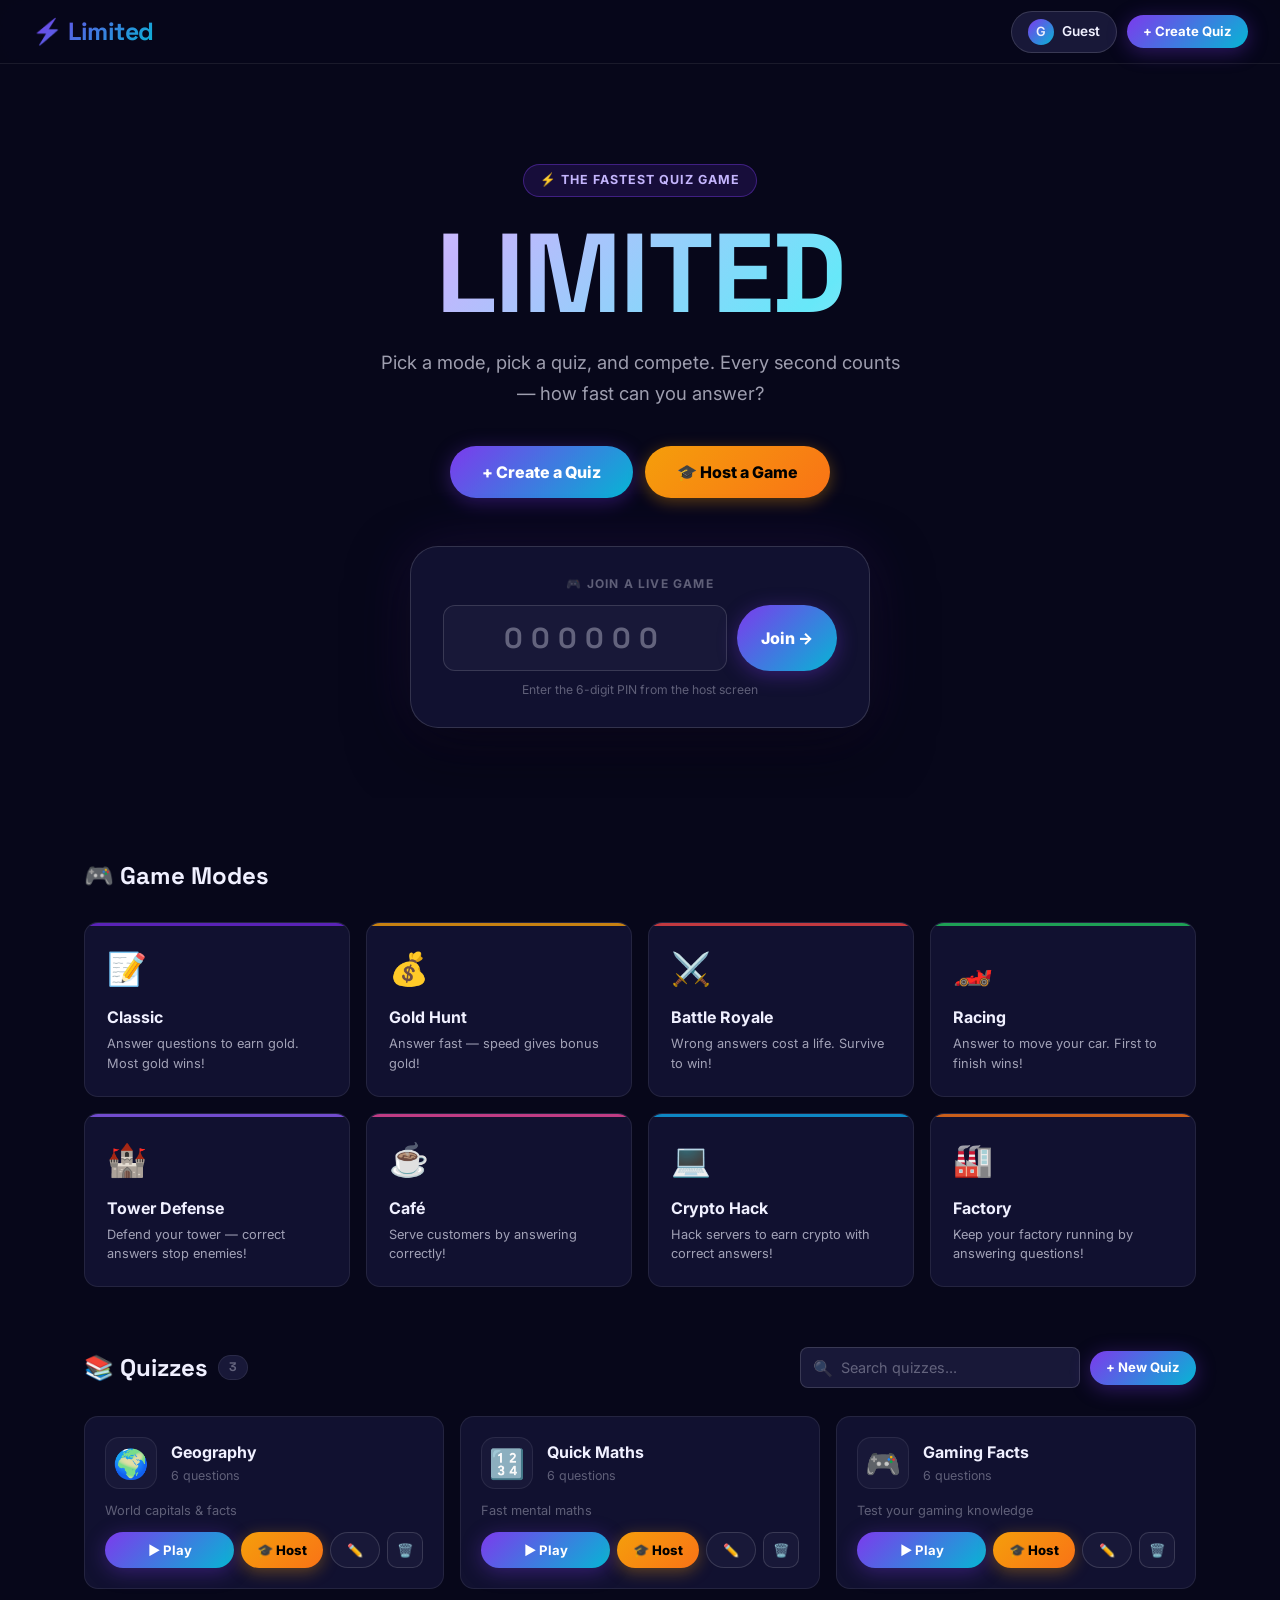
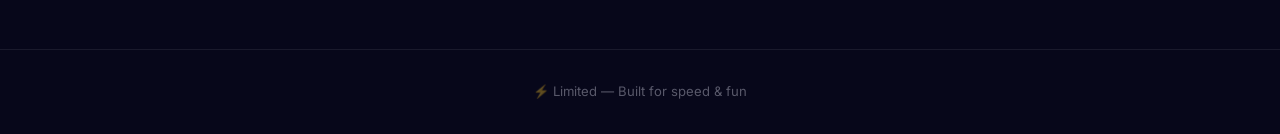
<file: index.html>
<!DOCTYPE html>
<html lang="en">
<head>
  <meta charset="UTF-8"/>
  <meta name="viewport" content="width=device-width,initial-scale=1.0"/>
  <title>Limited – Quiz Game</title>
  <link rel="stylesheet" href="style.css"/>
  <style>
    /* ── HERO ── */
    .hero {
      position:relative;
      text-align:center;
      padding: 100px 24px 70px;
      overflow:hidden;
    }
    .hero-bg {
      position:absolute; inset:0; z-index:0; pointer-events:none;
      background:
        radial-gradient(ellipse at 20% 50%, rgba(124,58,237,.28) 0%, transparent 55%),
        radial-gradient(ellipse at 80% 30%, rgba(6,182,212,.2) 0%, transparent 55%),
        radial-gradient(ellipse at 50% 100%, rgba(236,72,153,.12) 0%, transparent 50%);
    }
    .hero-grid {
      position:absolute; inset:0; z-index:0; pointer-events:none;
      background-image: linear-gradient(rgba(255,255,255,.03) 1px, transparent 1px),
                        linear-gradient(90deg, rgba(255,255,255,.03) 1px, transparent 1px);
      background-size: 50px 50px;
      mask-image: radial-gradient(ellipse at 50% 50%, black 30%, transparent 75%);
    }
    .hero > * { position:relative; z-index:1; }

    .hero-eyebrow {
      display:inline-flex; align-items:center; gap:8px;
      background:rgba(124,58,237,.15);
      border:1px solid rgba(124,58,237,.4);
      border-radius:50px;
      padding:6px 16px;
      font-size:.78rem;
      font-weight:700;
      color:#c4b5fd;
      letter-spacing:1px;
      text-transform:uppercase;
      margin-bottom:24px;
      animation: fadeInUp .6s ease;
    }

    .hero h1 {
      font-family:'Space Grotesk',sans-serif;
      font-size: clamp(3.5rem,10vw,7rem);
      font-weight:800;
      letter-spacing:-2px;
      line-height:.95;
      background:linear-gradient(135deg,#fff 0%,#c4b5fd 35%,#67e8f9 65%,#fbcfe8 100%);
      -webkit-background-clip:text;
      -webkit-text-fill-color:transparent;
      margin-bottom:20px;
      animation: fadeInUp .6s .1s ease both;
    }
    .hero-sub {
      color:var(--text2);
      font-size:clamp(.95rem,2.5vw,1.15rem);
      max-width:520px;
      margin:0 auto 36px;
      line-height:1.7;
      animation: fadeInUp .6s .2s ease both;
    }
    .hero-actions {
      display:flex; gap:12px; justify-content:center; flex-wrap:wrap;
      margin-bottom:48px;
      animation: fadeInUp .6s .3s ease both;
    }

    /* JOIN BOX */
    .join-box {
      background:var(--surface);
      border:1px solid var(--border2);
      border-radius:var(--radius-xl);
      padding:28px 32px;
      max-width:460px;
      margin:0 auto;
      box-shadow:var(--shadow-lg), 0 0 60px rgba(124,58,237,.15);
      animation: fadeInUp .6s .4s ease both;
    }
    .join-box-label {
      font-size:.75rem; font-weight:700; color:var(--text3);
      text-transform:uppercase; letter-spacing:1.2px; margin-bottom:12px;
    }
    .join-input-row { display:flex; gap:10px; }
    .join-pin-input {
      font-size:1.8rem !important;
      font-weight:800 !important;
      text-align:center !important;
      letter-spacing:8px;
      padding:14px !important;
      border-radius:12px !important;
      flex:1;
      font-family:'Space Grotesk',sans-serif !important;
    }
    .join-pin-input:focus { border-color:var(--purple2); }

    /* SECTION */
    .section {
      max-width:1160px;
      margin:0 auto;
      padding:60px 24px;
    }
    .section-header {
      display:flex; align-items:center; justify-content:space-between;
      margin-bottom:28px; flex-wrap:wrap; gap:12px;
    }
    .section-title {
      font-family:'Space Grotesk',sans-serif;
      font-size:1.5rem;
      font-weight:700;
      display:flex; align-items:center; gap:10px;
    }
    .section-title .count {
      background:var(--surface2);
      border:1px solid var(--border);
      border-radius:50px;
      padding:2px 10px;
      font-size:.78rem;
      font-weight:700;
      color:var(--text3);
    }

    /* MODE CARDS */
    .mode-card {
      background:var(--surface);
      border:1px solid var(--border);
      border-radius:var(--radius);
      padding:22px;
      cursor:pointer;
      transition:transform .2s, border-color .2s, box-shadow .2s;
      position:relative;
      overflow:hidden;
    }
    .mode-card::before {
      content:'';
      position:absolute; top:0; left:0; right:0; height:3px;
      background:var(--c, var(--grad-primary));
      opacity:.8;
    }
    .mode-card::after {
      content:'';
      position:absolute; inset:0;
      background:radial-gradient(ellipse at 50% 0%, var(--c, #7c3aed) 0%, transparent 70%);
      opacity:0;
      transition:opacity .25s;
    }
    .mode-card:hover { transform:translateY(-5px); border-color:rgba(255,255,255,.15); box-shadow:0 14px 40px rgba(0,0,0,.4); }
    .mode-card:hover::after { opacity:.07; }
    .mode-card > * { position:relative; z-index:1; }
    .mode-emoji { font-size:2rem; margin-bottom:12px; }
    .mode-card h3 { font-size:1rem; font-weight:700; margin-bottom:5px; }
    .mode-card p  { color:var(--text2); font-size:.8rem; line-height:1.55; }

    /* QUIZ CARDS */
    .quiz-grid { display:grid; grid-template-columns:repeat(auto-fill,minmax(270px,1fr)); gap:16px; }
    .quiz-card {
      background:var(--surface);
      border:1px solid var(--border);
      border-radius:var(--radius);
      padding:20px;
      display:flex; flex-direction:column; gap:12px;
      transition:transform .2s, border-color .2s, box-shadow .2s;
      animation: fadeInUp .4s ease both;
    }
    .quiz-card:hover { transform:translateY(-4px); border-color:rgba(124,58,237,.4); box-shadow:0 12px 40px rgba(124,58,237,.15); }

    .quiz-card-top { display:flex; align-items:center; gap:14px; }
    .quiz-emoji-box {
      width:52px; height:52px; border-radius:14px;
      background:var(--surface2); border:1px solid var(--border);
      display:flex; align-items:center; justify-content:center;
      font-size:1.8rem; flex-shrink:0;
    }
    .quiz-info h3 { font-size:1rem; font-weight:700; margin-bottom:3px; white-space:nowrap; overflow:hidden; text-overflow:ellipsis; max-width:160px; }
    .quiz-info p  { color:var(--text3); font-size:.78rem; }
    .quiz-actions { display:flex; gap:7px; }

    /* SEARCH */
    .search-wrap { position:relative; max-width:380px; }
    .search-wrap input { padding-left:40px; }
    .search-icon { position:absolute; left:13px; top:50%; transform:translateY(-50%); color:var(--text3); font-size:1rem; pointer-events:none; }

    /* USERNAME PILL */
    .username-pill {
      background:var(--surface2);
      border:1px solid var(--border2);
      border-radius:50px;
      padding:7px 16px;
      font-size:.85rem;
      font-weight:600;
      cursor:pointer;
      display:flex; align-items:center; gap:8px;
      transition:border-color .2s, background .2s;
    }
    .username-pill:hover { border-color:var(--purple2); background:rgba(124,58,237,.1); }
    .username-av { width:26px; height:26px; border-radius:50%; background:var(--grad-primary); display:flex; align-items:center; justify-content:center; font-size:.8rem; }

    /* EMPTY */
    .empty { text-align:center; padding:70px 20px; color:var(--text3); grid-column:1/-1; }
    .empty-icon { font-size:3rem; margin-bottom:14px; opacity:.5; }
    .empty p    { font-size:.95rem; }

    /* FOOTER */
    .footer {
      border-top:1px solid var(--border);
      padding:32px 24px;
      text-align:center;
      color:var(--text3);
      font-size:.82rem;
    }
  </style>
</head>
<body>

<!-- TOPBAR -->
<div class="topbar">
  <div class="logo">⚡ Limited</div>
  <div class="topbar-right">
    <div class="username-pill" onclick="showUsernameModal()">
      <div class="username-av" id="usernameAv">👤</div>
      <span id="usernameDisplay">Guest</span>
    </div>
    <a href="editor.html" class="btn btn-primary btn-sm">+ Create Quiz</a>
  </div>
</div>

<!-- HERO -->
<div class="hero">
  <div class="hero-bg"></div>
  <div class="hero-grid"></div>

  <div class="hero-eyebrow">⚡ The fastest quiz game</div>
  <h1>LIMITED</h1>
  <p class="hero-sub">Pick a mode, pick a quiz, and compete. Every second counts — how fast can you answer?</p>

  <div class="hero-actions">
    <a href="editor.html" class="btn btn-primary btn-lg">+ Create a Quiz</a>
    <a href="host.html"   class="btn btn-yellow btn-lg">🎓 Host a Game</a>
  </div>

  <div class="join-box">
    <div class="join-box-label">🎮 Join a live game</div>
    <div class="join-input-row">
      <input class="join-pin-input" type="text" id="heroPin" inputmode="numeric"
             maxlength="6" placeholder="000000"
             oninput="this.value=this.value.replace(/[^0-9]/g,'')"/>
      <button class="btn btn-primary btn-lg" onclick="joinWithPin()" style="padding:14px 24px">Join →</button>
    </div>
    <p style="color:var(--text3);font-size:.76rem;margin-top:10px;text-align:center">Enter the 6-digit PIN from the host screen</p>
  </div>
</div>

<!-- GAME MODES -->
<div class="section">
  <div class="section-header">
    <div class="section-title">🎮 Game Modes</div>
  </div>
  <div class="grid-auto" id="modeGrid"></div>
</div>

<!-- QUIZZES -->
<div class="section" id="quizzes" style="padding-top:0">
  <div class="section-header">
    <div class="section-title">
      📚 Quizzes
      <span class="count" id="quizCount">0</span>
    </div>
    <div style="display:flex;gap:10px;flex-wrap:wrap;align-items:center">
      <div class="search-wrap">
        <span class="search-icon">🔍</span>
        <input type="text" id="quizSearch" placeholder="Search quizzes..." oninput="renderQuizzes()"/>
      </div>
      <a href="editor.html" class="btn btn-primary btn-sm">+ New Quiz</a>
    </div>
  </div>
  <div class="quiz-grid" id="quizGrid"></div>
</div>

<div class="footer">
  ⚡ Limited — Built for speed &amp; fun
</div>

<!-- MODE MODAL -->
<div class="modal-bg hidden" id="modeModal">
  <div class="modal">
    <h2>🎮 Choose Mode</h2>
    <p class="modal-desc">Playing: <strong id="modalQuizName"></strong></p>
    <div style="display:grid;grid-template-columns:1fr 1fr;gap:10px;margin-bottom:20px" id="modalModeGrid"></div>
    <button class="btn btn-secondary w-full" onclick="$('modeModal').classList.add('hidden')">Cancel</button>
  </div>
</div>

<!-- USERNAME MODAL -->
<div class="modal-bg hidden" id="usernameModal">
  <div class="modal">
    <h2>👤 Your Profile</h2>
    <p class="modal-desc">Set your display name for leaderboards.</p>
    <label>Username</label>
    <input type="text" id="usernameInput" placeholder="Enter your name..." maxlength="20"/>
    <div style="display:flex;gap:10px;margin-top:14px">
      <button class="btn btn-primary" style="flex:1" onclick="saveUsername()">Save</button>
      <button class="btn btn-secondary" onclick="$('usernameModal').classList.add('hidden')">Cancel</button>
    </div>
  </div>
</div>

<!-- DELETE MODAL -->
<div class="modal-bg hidden" id="deleteModal">
  <div class="modal">
    <h2>🗑️ Delete Quiz?</h2>
    <p class="modal-desc">This action cannot be undone.</p>
    <div style="display:flex;gap:10px;margin-top:14px">
      <button class="btn btn-danger" style="flex:1" id="confirmDeleteBtn">Delete</button>
      <button class="btn btn-secondary" style="flex:1" onclick="$('deleteModal').classList.add('hidden')">Cancel</button>
    </div>
  </div>
</div>

<script src="app.js"></script>
<script>
  seedIfEmpty();

  // ── USERNAME ──
  function getUsername(){ return localStorage.getItem('limited_username')||'Guest'; }
  function setUsername(n){ localStorage.setItem('limited_username',n); }

  function refreshUsernameUI(){
    const u = getUsername();
    $('usernameDisplay').textContent = u;
    $('usernameAv').textContent = u[0]?.toUpperCase()||'👤';
  }
  function showUsernameModal(){
    $('usernameInput').value = getUsername()==='Guest'?'':getUsername();
    $('usernameModal').classList.remove('hidden');
    setTimeout(()=>$('usernameInput').focus(),60);
  }
  function saveUsername(){
    const v=$('usernameInput').value.trim(); if(!v) return;
    setUsername(v); refreshUsernameUI();
    $('usernameModal').classList.add('hidden');
  }
  $('usernameInput').addEventListener('keydown',e=>{ if(e.key==='Enter') saveUsername(); });
  refreshUsernameUI();

  // ── JOIN ──
  function joinWithPin(){
    const v=$('heroPin').value.trim();
    if(v.length!==6){ $('heroPin').focus(); $('heroPin').style.borderColor='var(--red)'; return; }
    window.location.href=`join.html?pin=${v}`;
  }
  $('heroPin').addEventListener('keydown',e=>{ if(e.key==='Enter') joinWithPin(); });
  $('heroPin').addEventListener('input',()=>{ $('heroPin').style.borderColor=''; });

  // ── MODE GRID ──
  GAME_MODES.forEach(m=>{
    const c=document.createElement('div');
    c.className='mode-card';
    c.style.setProperty('--c',m.color);
    c.innerHTML=`<div class="mode-emoji">${m.emoji}</div><h3>${m.name}</h3><p>${m.desc}</p>`;
    c.onclick=()=>location.href=`game.html?mode=${m.id}`;
    $('modeGrid').appendChild(c);
  });

  // ── QUIZ GRID ──
  let pendingDeleteId=null;

  function renderQuizzes(){
    const all    = getQuizzes();
    const q      = $('quizSearch').value.trim().toLowerCase();
    const list   = q ? all.filter(x=>
      x.title.toLowerCase().includes(q)||
      (x.description||'').toLowerCase().includes(q)||
      x.questions.some(qu=>qu.question.toLowerCase().includes(q))
    ) : all;

    $('quizCount').textContent = q ? `${list.length}/${all.length}` : all.length;
    const grid=$('quizGrid');
    grid.innerHTML='';

    if(!all.length){
      grid.innerHTML=`<div class="empty"><div class="empty-icon">📭</div><p>No quizzes yet — create your first one!</p></div>`;
      return;
    }
    if(!list.length){
      grid.innerHTML=`<div class="empty"><div class="empty-icon">🔍</div><p>No quizzes match "<strong>${q}</strong>"</p></div>`;
      return;
    }

    list.forEach((qz,i)=>{
      const d=document.createElement('div');
      d.className='quiz-card';
      d.style.animationDelay=`${i*0.04}s`;
      d.innerHTML=`
        <div class="quiz-card-top">
          <div class="quiz-emoji-box">${qz.emoji||'📚'}</div>
          <div class="quiz-info">
            <h3 title="${qz.title}">${qz.title}</h3>
            <p>${qz.questions.length} question${qz.questions.length!==1?'s':''}</p>
          </div>
        </div>
        ${qz.description?`<p style="color:var(--text3);font-size:.8rem;line-height:1.5">${qz.description}</p>`:''}
        <div class="quiz-actions">
          <button class="btn btn-primary btn-sm" style="flex:1" onclick="openModeModal('${qz.id}')">▶ Play</button>
          <a href="host.html?quiz=${qz.id}" class="btn btn-yellow btn-sm">🎓 Host</a>
          <a href="editor.html?id=${qz.id}" class="btn btn-secondary btn-sm">✏️</a>
          <button class="btn btn-secondary btn-sm btn-icon" onclick="confirmDelete('${qz.id}',event)">🗑️</button>
        </div>
      `;
      grid.appendChild(d);
    });
  }

  // ── MODE MODAL ──
  function openModeModal(id){
    const q=getQuiz(id); if(!q) return;
    if(!q.questions.length){ alert('Add questions to this quiz first!'); return; }
    $('modalQuizName').textContent=q.title;
    const mg=$('modalModeGrid'); mg.innerHTML='';
    GAME_MODES.forEach(m=>{
      const c=document.createElement('div');
      c.className='mode-card'; c.style.setProperty('--c',m.color); c.style.padding='14px';
      c.innerHTML=`<div style="font-size:1.5rem;margin-bottom:6px">${m.emoji}</div><h3 style="font-size:.88rem">${m.name}</h3>`;
      c.onclick=()=>location.href=`game.html?quiz=${id}&mode=${m.id}`;
      mg.appendChild(c);
    });
    $('modeModal').classList.remove('hidden');
  }

  // ── DELETE ──
  function confirmDelete(id,e){ e.stopPropagation(); pendingDeleteId=id; $('deleteModal').classList.remove('hidden'); }
  $('confirmDeleteBtn').onclick=()=>{
    if(pendingDeleteId){ deleteQuiz(pendingDeleteId); pendingDeleteId=null; }
    $('deleteModal').classList.add('hidden'); renderQuizzes();
  };

  // close on backdrop
  ['modeModal','usernameModal','deleteModal'].forEach(id=>{
    $(id).addEventListener('click',e=>{ if(e.target===$(id)) $(id).classList.add('hidden'); });
  });

  renderQuizzes();
</script>
</body>
</html>
</file>
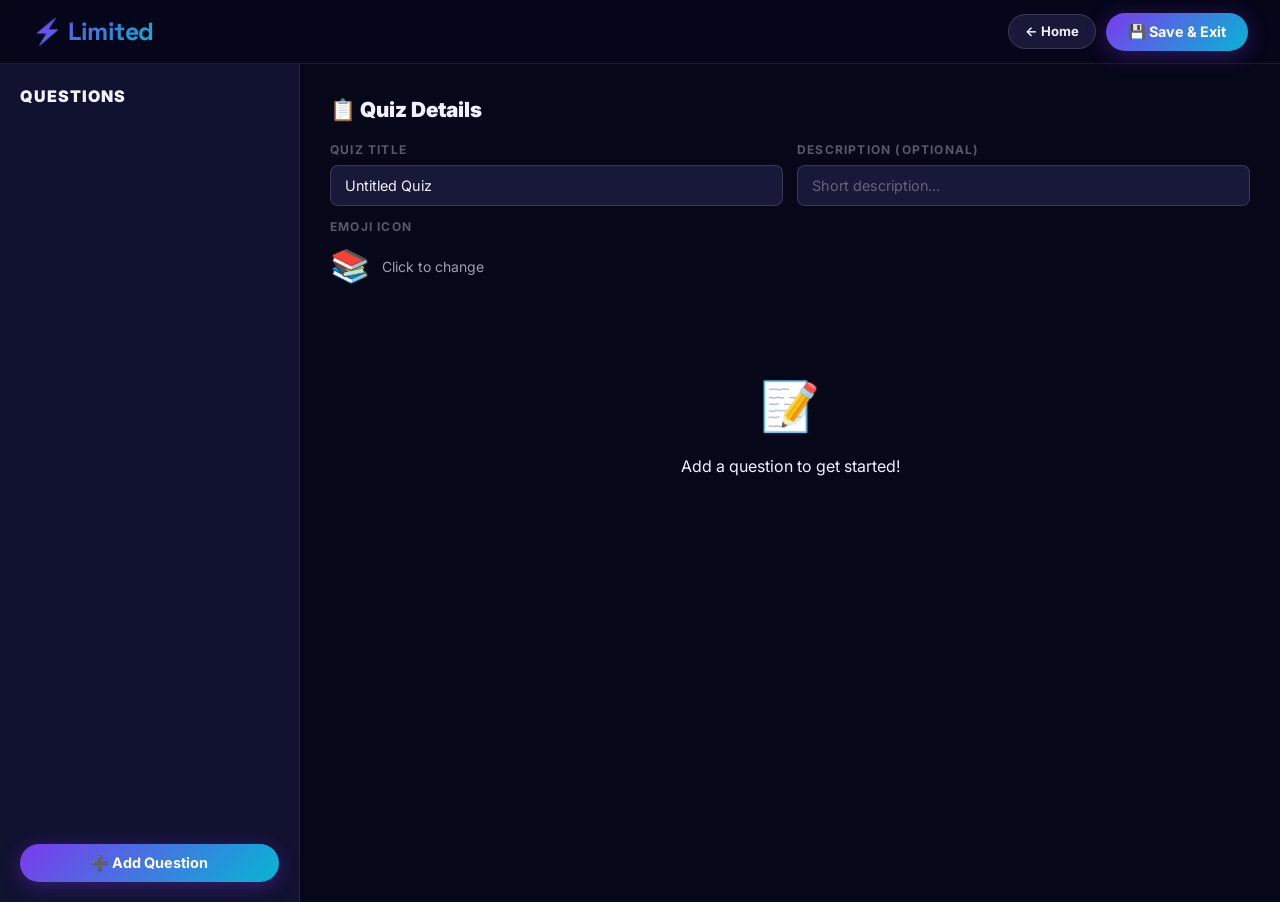
<file: editor.html>
<!DOCTYPE html>
<html lang="en">
<head>
  <meta charset="UTF-8"/>
  <meta name="viewport" content="width=device-width,initial-scale=1.0"/>
  <title>Limited – Quiz Editor</title>
  <link rel="stylesheet" href="style.css"/>
  <style>
    .editor-layout {
      display: grid;
      grid-template-columns: 300px 1fr;
      gap: 0;
      min-height: calc(100vh - 62px);
    }
    /* SIDEBAR */
    .sidebar {
      background: var(--surface);
      border-right: 1px solid var(--border);
      display: flex;
      flex-direction: column;
      padding: 20px;
      gap: 14px;
      overflow-y: auto;
      position: sticky;
      top: 62px;
      height: calc(100vh - 62px);
    }
    .sidebar h2 { font-size:1rem; font-weight:900; color:var(--muted); text-transform:uppercase; letter-spacing:1px; }

    .q-list { display:flex; flex-direction:column; gap:8px; flex:1; overflow-y:auto; }
    .q-item {
      background: var(--surface2);
      border: 1px solid var(--border);
      border-radius:10px;
      padding:10px 12px;
      cursor:pointer;
      display:flex;
      align-items:center;
      gap:8px;
      transition: border-color .15s, background .15s;
      font-size:.88rem;
      font-weight:700;
    }
    .q-item:hover { border-color:var(--accent); }
    .q-item.active { border-color:var(--accent); background:rgba(109,40,217,.15); }
    .q-item .q-num { background:var(--border); color:var(--muted); width:24px; height:24px; border-radius:6px; display:flex; align-items:center; justify-content:center; font-size:.75rem; flex-shrink:0; }
    .q-item .q-text { flex:1; white-space:nowrap; overflow:hidden; text-overflow:ellipsis; color:var(--text); }
    .q-item .q-del { color:var(--muted); font-size:.85rem; padding:2px 5px; border-radius:5px; flex-shrink:0; }
    .q-item .q-del:hover { color:var(--red); background:rgba(239,68,68,.15); }

    /* MAIN */
    .editor-main { padding:30px; overflow-y:auto; }
    .meta-row { display:grid; grid-template-columns:1fr 1fr; gap:14px; }

    .q-editor {
      background:var(--surface);
      border:1px solid var(--border);
      border-radius:var(--radius);
      padding:28px;
      margin-top:24px;
    }
    .q-editor-header { display:flex; align-items:center; justify-content:space-between; margin-bottom:20px; flex-wrap:wrap; gap:10px; }
    .q-editor h3 { font-size:1.1rem; font-weight:900; }

    .answers-grid { display:grid; grid-template-columns:1fr 1fr; gap:12px; margin-top:16px; }
    .answer-row {
      display:flex;
      align-items:center;
      gap:10px;
      background:var(--surface2);
      border:2px solid var(--border);
      border-radius:10px;
      padding:8px 12px;
      transition:border-color .15s;
    }
    .answer-row.is-correct { border-color:var(--green); background:rgba(34,197,94,.08); }
    .answer-row input { background:transparent; border:none; padding:4px 0; font-size:.93rem; }
    .answer-row input:focus { border:none; }
    .correct-radio {
      width:20px; height:20px; border-radius:50%;
      border:2px solid var(--border);
      cursor:pointer;
      flex-shrink:0;
      display:flex; align-items:center; justify-content:center;
      transition:border-color .15s, background .15s;
    }
    .correct-radio.checked { border-color:var(--green); background:var(--green); }
    .correct-radio.checked::after { content:'✓'; color:#fff; font-size:.7rem; font-weight:900; }
    .ans-color { width:12px; height:12px; border-radius:3px; flex-shrink:0; }

    .empty-editor { text-align:center; padding:80px 20px; color:var(--muted); }
    .empty-editor .big { font-size:3rem; margin-bottom:12px; }

    /* EMOJI PICKER */
    .emoji-grid { display:flex; flex-wrap:wrap; gap:6px; margin-top:8px; }
    .emoji-opt { font-size:1.5rem; cursor:pointer; padding:4px; border-radius:6px; transition:background .1s; }
    .emoji-opt:hover, .emoji-opt.sel { background:var(--surface2); }

    @media(max-width:700px){
      .editor-layout { grid-template-columns:1fr; }
      .sidebar { position:static; height:auto; max-height:300px; }
      .meta-row { grid-template-columns:1fr; }
      .answers-grid { grid-template-columns:1fr; }
    }
  </style>
</head>
<body>
<div class="topbar">
  <div class="logo">⚡ Limited</div>
  <div class="topbar-right">
    <a href="index.html" class="btn btn-secondary btn-sm">← Home</a>
    <button class="btn btn-primary" id="saveBtn" onclick="saveAndExit()">💾 Save & Exit</button>
  </div>
</div>

<div class="editor-layout">
  <!-- SIDEBAR -->
  <div class="sidebar">
    <div>
      <h2>Questions</h2>
    </div>
    <div class="q-list" id="qList"></div>
    <button class="btn btn-primary w-full" onclick="addQuestion()">➕ Add Question</button>
  </div>

  <!-- MAIN -->
  <div class="editor-main">
    <!-- Quiz Meta -->
    <div>
      <h2 style="font-size:1.3rem;font-weight:900;margin-bottom:16px">📋 Quiz Details</h2>
      <div class="meta-row">
        <div>
          <label>Quiz Title</label>
          <input type="text" id="quizTitle" placeholder="e.g. Science Quiz" maxlength="60"/>
        </div>
        <div>
          <label>Description (optional)</label>
          <input type="text" id="quizDesc" placeholder="Short description..." maxlength="100"/>
        </div>
      </div>
      <div class="mt-3">
        <label>Emoji Icon</label>
        <div class="flex items-center gap-3 mt-1">
          <span id="selectedEmoji" style="font-size:2rem;cursor:pointer" onclick="toggleEmojiPicker()">📚</span>
          <span class="text-muted">Click to change</span>
        </div>
        <div class="emoji-grid hidden" id="emojiPicker"></div>
      </div>
    </div>

    <!-- Question Editor -->
    <div id="qEditor">
      <div class="empty-editor">
        <div class="big">📝</div>
        <p>Add your first question using the button on the left!</p>
      </div>
    </div>
  </div>
</div>

<script src="app.js"></script>
<script>
  const EMOJIS = ['📚','🎮','🌍','🔢','🧪','🎵','🏆','⚽','🧠','💡','🚀','🌟','🔥','💎','🎯','🦁','🐉','🌈','🍕','🎲'];

  const params = new URLSearchParams(location.search);
  let quiz = params.get('id') ? (getQuiz(params.get('id')) || newQuiz()) : newQuiz();
  let activeQIdx = quiz.questions.length ? 0 : -1;

  // EMOJI PICKER
  const picker = $('emojiPicker');
  EMOJIS.forEach(e => {
    const s = document.createElement('span');
    s.className = 'emoji-opt' + (e === quiz.emoji ? ' sel' : '');
    s.textContent = e;
    s.onclick = () => {
      quiz.emoji = e;
      $('selectedEmoji').textContent = e;
      picker.querySelectorAll('.emoji-opt').forEach(x => x.classList.remove('sel'));
      s.classList.add('sel');
      picker.classList.add('hidden');
    };
    picker.appendChild(s);
  });
  function toggleEmojiPicker() { picker.classList.toggle('hidden'); }
  $('selectedEmoji').textContent = quiz.emoji || '📚';

  // META
  $('quizTitle').value = quiz.title || '';
  $('quizDesc').value  = quiz.description || '';

  $('quizTitle').addEventListener('input', () => { quiz.title = $('quizTitle').value; });
  $('quizDesc').addEventListener('input',  () => { quiz.description = $('quizDesc').value; });

  // RENDER SIDEBAR
  function renderSidebar() {
    const list = $('qList');
    list.innerHTML = '';
    quiz.questions.forEach((q, i) => {
      const d = document.createElement('div');
      d.className = 'q-item' + (i === activeQIdx ? ' active' : '');
      d.innerHTML = `
        <div class="q-num">${i+1}</div>
        <div class="q-text">${q.question || 'Empty question'}</div>
        <span class="q-del" title="Delete" onclick="removeQuestion(${i},event)">✕</span>
      `;
      d.onclick = (e) => { if(!e.target.classList.contains('q-del')){ activeQIdx=i; render(); } };
      list.appendChild(d);
    });
  }

  // RENDER QUESTION EDITOR
  const ANS_COLORS = ['#ef4444','#3b82f6','#f59e0b','#22c55e'];
  const ANS_LABELS = ['A','B','C','D'];

  function renderQEditor() {
    const main = $('qEditor');
    if (activeQIdx < 0 || !quiz.questions[activeQIdx]) {
      main.innerHTML = `<div class="empty-editor"><div class="big">📝</div><p>Add a question to get started!</p></div>`;
      return;
    }
    const q = quiz.questions[activeQIdx];
    main.innerHTML = `
      <div class="q-editor">
        <div class="q-editor-header">
          <h3>Question ${activeQIdx+1} of ${quiz.questions.length}</h3>
          <div class="flex gap-2 items-center">
            <label style="margin:0;white-space:nowrap">⏱ Time:</label>
            <select id="timeLimit" style="width:100px">
              <option value="10">10s</option>
              <option value="15">15s</option>
              <option value="20">20s</option>
              <option value="30">30s</option>
              <option value="45">45s</option>
              <option value="60">60s</option>
            </select>
          </div>
        </div>

        <label>Question</label>
        <textarea id="qText" placeholder="Type your question here..." rows="3">${q.question}</textarea>

        <div style="margin-top:20px">
          <label>Answer Options <span style="font-weight:600;font-size:.75rem;color:var(--muted)">(click the circle to mark correct answer)</span></label>
          <div class="answers-grid" id="answersGrid"></div>
        </div>
      </div>
    `;

    // time limit
    const tl = $('timeLimit');
    tl.value = q.timeLimit || 20;
    tl.onchange = () => { q.timeLimit = parseInt(tl.value); };

    // question text
    $('qText').oninput = () => {
      q.question = $('qText').value;
      renderSidebar();
    };

    // answers
    renderAnswers(q);
  }

  function renderAnswers(q) {
    const grid = $('answersGrid');
    grid.innerHTML = '';
    q.answers.forEach((ans, i) => {
      const row = document.createElement('div');
      row.className = 'answer-row' + (i === q.correct ? ' is-correct' : '');
      row.innerHTML = `
        <div class="correct-radio${i===q.correct?' checked':''}" id="radio_${i}" onclick="setCorrect(${i})"></div>
        <div class="ans-color" style="background:${ANS_COLORS[i]}"></div>
        <input type="text" placeholder="Answer ${ANS_LABELS[i]}..." value="${ans}" id="ans_${i}"/>
      `;
      grid.appendChild(row);
      row.querySelector(`#ans_${i}`).oninput = (e) => { q.answers[i] = e.target.value; };
    });
  }

  function setCorrect(i) {
    quiz.questions[activeQIdx].correct = i;
    renderAnswers(quiz.questions[activeQIdx]);
    // update row highlighting
    document.querySelectorAll('.answer-row').forEach((r,j) => {
      r.classList.toggle('is-correct', j===i);
    });
  }

  function render() { renderSidebar(); renderQEditor(); }

  function addQuestion() {
    const q = newQuestion();
    quiz.questions.push(q);
    activeQIdx = quiz.questions.length - 1;
    render();
    // scroll sidebar to bottom
    setTimeout(() => { const l=$('qList'); l.scrollTop=l.scrollHeight; }, 50);
  }

  function removeQuestion(i, e) {
    e.stopPropagation();
    quiz.questions.splice(i, 1);
    if (activeQIdx >= quiz.questions.length) activeQIdx = quiz.questions.length - 1;
    render();
  }

  function saveAndExit() {
    quiz.title = $('quizTitle').value.trim() || 'Untitled Quiz';
    quiz.description = $('quizDesc').value.trim();
    if (!quiz.questions.length) { alert('Add at least one question!'); return; }
    // validate
    for (let i=0; i<quiz.questions.length; i++) {
      const q = quiz.questions[i];
      if (!q.question.trim()) { activeQIdx=i; render(); alert(`Question ${i+1} has no text!`); return; }
      if (q.answers.some(a => !a.trim())) { activeQIdx=i; render(); alert(`Question ${i+1} has empty answers!`); return; }
    }
    saveQuiz(quiz);
    window.location.href = 'index.html';
  }

  render();
</script>
</body>
</html>
</file>
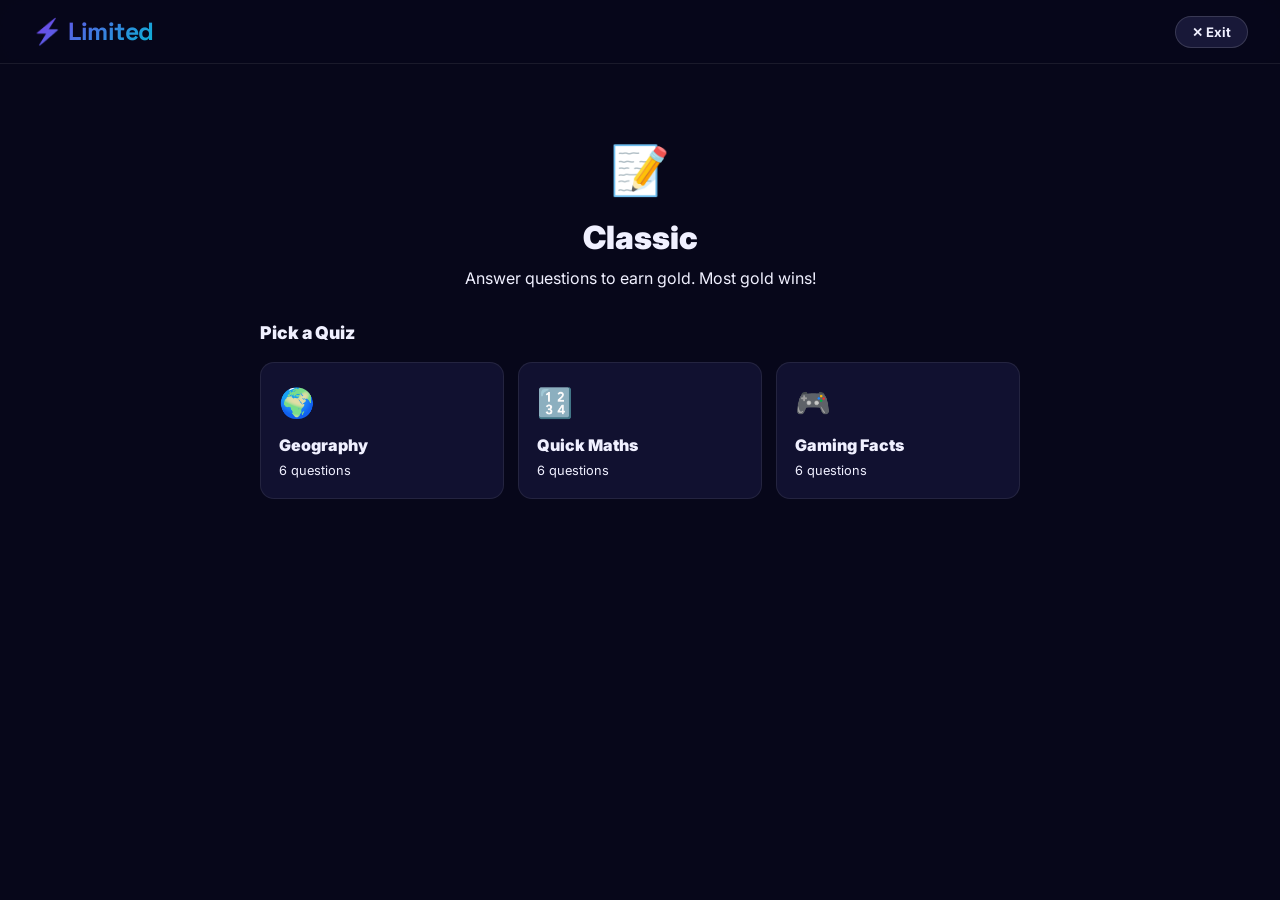
<file: game.html>
<!DOCTYPE html>
<html lang="en">
<head>
  <meta charset="UTF-8"/>
  <meta name="viewport" content="width=device-width,initial-scale=1.0"/>
  <title>Limited – Play</title>
  <link rel="stylesheet" href="style.css"/>
  <style>
    .game-wrap { max-width:800px; margin:0 auto; padding:30px 20px; }

    /* LOBBY */
    .lobby { text-align:center; padding:60px 20px; }
    .lobby h1 { font-size:2.5rem; font-weight:900; margin-bottom:8px; }
    .lobby p  { color:var(--muted); margin-bottom:30px; font-size:1rem; }
    .lobby-grid { display:grid; grid-template-columns:1fr 1fr; gap:14px; max-width:500px; margin:0 auto 30px; }
    .lobby-stat { background:var(--surface); border:1px solid var(--border); border-radius:12px; padding:16px; }
    .lobby-stat .val { font-size:1.8rem; font-weight:900; color:var(--accent2); }
    .lobby-stat .lbl { font-size:.8rem; color:var(--muted); text-transform:uppercase; letter-spacing:1px; }

    /* QUESTION CARD */
    .q-card { background:var(--surface); border:1px solid var(--border); border-radius:20px; padding:30px; }
    .q-header { display:flex; align-items:center; justify-content:space-between; margin-bottom:20px; gap:12px; }
    .q-progress-label { font-size:.85rem; color:var(--muted); font-weight:700; white-space:nowrap; }
    .q-text { font-size:1.3rem; font-weight:800; text-align:center; margin:20px 0 28px; line-height:1.4; min-height:60px; }

    /* TIMER */
    .timer-num { font-size:1.4rem; font-weight:900; min-width:36px; text-align:center; }
    .timer-num.urgent { color:var(--red); animation:pulse .5s infinite; }
    @keyframes pulse { 0%,100%{transform:scale(1)} 50%{transform:scale(1.15)} }

    /* FEEDBACK */
    .feedback-banner {
      border-radius:14px;
      padding:16px 22px;
      text-align:center;
      font-size:1.1rem;
      font-weight:900;
      margin-bottom:18px;
      animation:slideIn .25s ease;
    }
    @keyframes slideIn { from{transform:translateY(-10px);opacity:0} to{transform:none;opacity:1} }
    .feedback-banner.correct { background:rgba(34,197,94,.2); border:1px solid var(--green); color:#86efac; }
    .feedback-banner.wrong   { background:rgba(239,68,68,.2);  border:1px solid var(--red);   color:#fca5a5; }

    /* SCORE HUD */
    .score-hud {
      display:flex; gap:12px; margin-bottom:18px; flex-wrap:wrap;
    }
    .hud-pill {
      background:var(--surface);
      border:1px solid var(--border);
      border-radius:50px;
      padding:7px 18px;
      font-weight:800;
      font-size:.9rem;
      display:flex; align-items:center; gap:6px;
    }
    .hud-pill .hv { color:var(--yellow); font-size:1rem; }

    /* MODE VISUALS */
    /* Racing */
    .track { background:var(--surface); border:1px solid var(--border); border-radius:12px; padding:16px 20px; margin-bottom:16px; overflow:hidden; }
    .track-label { font-size:.78rem; color:var(--muted); margin-bottom:6px; font-weight:700; }
    .car-row { display:flex; align-items:center; gap:10px; height:28px; }
    .car-track { flex:1; background:var(--surface2); border-radius:50px; height:14px; position:relative; overflow:visible; }
    .car-icon { position:absolute; top:50%; transform:translateY(-50%); transition:left .4s cubic-bezier(.34,1.56,.64,1); font-size:1.2rem; }
    .finish-line { position:absolute; right:0; top:-4px; bottom:-4px; width:3px; background: repeating-linear-gradient(#fff 0,#fff 4px,#000 4px,#000 8px); }

    /* Tower Defense */
    .tower-area { background:var(--surface); border:1px solid var(--border); border-radius:14px; padding:20px; margin-bottom:16px; text-align:center; }
    .tower-hp { font-size:2.5rem; font-weight:900; color:var(--green); }
    .tower-hp.low { color:var(--red); animation:pulse .8s infinite; }
    .enemy-row { display:flex; justify-content:center; gap:6px; flex-wrap:wrap; margin-top:12px; font-size:1.4rem; }

    /* Café */
    .cafe-area { background:var(--surface); border:1px solid var(--border); border-radius:14px; padding:20px; margin-bottom:16px; }
    .customer-row { display:flex; gap:10px; justify-content:center; flex-wrap:wrap; margin-top:10px; }
    .customer { font-size:1.8rem; position:relative; }
    .customer .patience-bar { width:36px; height:4px; background:var(--surface2); border-radius:2px; margin-top:2px; overflow:hidden; }
    .customer .patience-fill { height:100%; border-radius:2px; background:var(--green); transition:width .5s; }
    .customer.mad .patience-fill { background:var(--red); }

    /* Crypto */
    .crypto-area { background:#0a1628; border:1px solid #1a3a5c; border-radius:14px; padding:20px; margin-bottom:16px; font-family:'Courier New',monospace; }
    .crypto-log { font-size:.78rem; color:#4ade80; height:80px; overflow-y:auto; }
    .crypto-balance { font-size:1.5rem; font-weight:900; color:#4ade80; margin-top:8px; }

    /* Factory */
    .factory-area { background:var(--surface); border:1px solid var(--border); border-radius:14px; padding:20px; margin-bottom:16px; text-align:center; }
    .factory-output { font-size:2rem; font-weight:900; color:var(--orange); }
    .conveyor { display:flex; gap:8px; justify-content:center; margin-top:10px; font-size:1.5rem; overflow:hidden; }

    /* Battle Royale */
    .lives-row { display:flex; gap:6px; margin-bottom:16px; flex-wrap:wrap; justify-content:center; }
    .life-icon { font-size:1.6rem; transition:opacity .3s; }
    .life-icon.lost { opacity:.15; filter:grayscale(1); }

    /* RESULT SCREEN */
    .result { text-align:center; padding:50px 20px; }
    .result .trophy { font-size:5rem; margin-bottom:16px; }
    .result h1 { font-size:2.5rem; font-weight:900; margin-bottom:6px; }
    .result .final-score { font-size:3.5rem; font-weight:900; color:var(--yellow); margin:16px 0; }
    .result-stats { display:grid; grid-template-columns:1fr 1fr 1fr; gap:12px; max-width:440px; margin:0 auto 30px; }
    .result-stat { background:var(--surface); border:1px solid var(--border); border-radius:12px; padding:14px; }
    .result-stat .rv { font-size:1.4rem; font-weight:900; }
    .result-stat .rl { font-size:.72rem; color:var(--muted); text-transform:uppercase; letter-spacing:1px; }

    /* QUIZ SELECT */
    .quiz-select-grid { display:grid; grid-template-columns:repeat(auto-fill,minmax(220px,1fr)); gap:14px; margin-top:16px; }
    .qs-card { background:var(--surface); border:1px solid var(--border); border-radius:var(--radius); padding:18px; cursor:pointer; transition:transform .15s,border-color .15s; }
    .qs-card:hover { transform:translateY(-3px); border-color:var(--accent); }
    .qs-card h3 { font-size:1rem; font-weight:900; }
    .qs-card p  { color:var(--muted); font-size:.8rem; margin-top:4px; }
  </style>
</head>
<body>
<div class="topbar">
  <div class="logo">⚡ Limited</div>
  <div class="topbar-right">
    <button class="btn btn-secondary btn-sm" onclick="exitGame()">✕ Exit</button>
  </div>
</div>

<div class="game-wrap" id="gameWrap"></div>

<script src="app.js"></script>
<script>
// ═══════════════════════════════════════════════════════════════
// STATE
// ═══════════════════════════════════════════════════════════════
const params   = new URLSearchParams(location.search);
let mode       = params.get('mode') || 'classic';
let quizId     = params.get('quiz') || null;
let quiz       = null;
let questions  = [];
let qIndex     = 0;
let score      = 0;
let lives      = 3;
let streak     = 0;
let correct    = 0;
let timerVal   = 20;
let timerInt   = null;
let answered   = false;
let gameActive = false;
let username   = localStorage.getItem('limited_username') || 'Player';

// mode-specific
let carProgress  = 0;   // racing
let towerHP      = 10;  // tower defense
let customers    = [];  // café
let cryptoCoins  = 0;   // crypto
let factoryUnits = 0;   // factory

const wrap = $('gameWrap');

// ═══════════════════════════════════════════════════════════════
// BOOT
// ═══════════════════════════════════════════════════════════════
function boot() {
  seedIfEmpty();
  if (quizId) {
    quiz = getQuiz(quizId);
    if (!quiz) { showQuizSelect(); return; }
    showLobby();
  } else {
    showQuizSelect();
  }
}

// ═══════════════════════════════════════════════════════════════
// QUIZ SELECT
// ═══════════════════════════════════════════════════════════════
function showQuizSelect() {
  const modeObj = GAME_MODES.find(m=>m.id===mode) || GAME_MODES[0];
  const quizzes = getQuizzes();
  wrap.innerHTML = `
    <div style="padding:40px 0">
      <div style="text-align:center;margin-bottom:30px">
        <div style="font-size:3rem">${modeObj.emoji}</div>
        <h1 style="font-size:2rem;font-weight:900;margin:8px 0 4px">${modeObj.name}</h1>
        <p style="color:var(--muted)">${modeObj.desc}</p>
      </div>
      <h2 style="font-size:1.1rem;font-weight:900;margin-bottom:4px">Pick a Quiz</h2>
      <div class="quiz-select-grid" id="qsGrid"></div>
    </div>
  `;
  const grid = $('qsGrid');
  if (!quizzes.length) {
    grid.innerHTML = `<p style="color:var(--muted)">No quizzes found. <a href="editor.html" style="color:var(--accent2)">Create one!</a></p>`;
    return;
  }
  quizzes.forEach(q => {
    const c = document.createElement('div');
    c.className = 'qs-card';
    c.innerHTML = `
      <div style="font-size:1.8rem;margin-bottom:8px">${q.emoji||'📚'}</div>
      <h3>${q.title}</h3>
      <p>${q.questions.length} questions</p>
    `;
    c.onclick = () => {
      if (!q.questions.length) { alert('This quiz has no questions!'); return; }
      quiz   = q;
      quizId = q.id;
      showLobby();
    };
    grid.appendChild(c);
  });
}

// ═══════════════════════════════════════════════════════════════
// LOBBY
// ═══════════════════════════════════════════════════════════════
function showLobby() {
  const modeObj = GAME_MODES.find(m=>m.id===mode) || GAME_MODES[0];
  wrap.innerHTML = `
    <div class="lobby">
      <div style="font-size:4rem;margin-bottom:12px">${modeObj.emoji}</div>
      <h1>${modeObj.name}</h1>
      <p>${modeObj.desc}</p>
      <div class="lobby-grid">
        <div class="lobby-stat"><div class="val">${quiz.questions.length}</div><div class="lbl">Questions</div></div>
        <div class="lobby-stat"><div class="val">${modeObj.name}</div><div class="lbl">Mode</div></div>
        <div class="lobby-stat"><div class="val">${quiz.emoji||'📚'}</div><div class="lbl">${quiz.title}</div></div>
        <div class="lobby-stat"><div class="val">👤</div><div class="lbl">${username}</div></div>
      </div>
      <button class="btn btn-primary btn-lg" onclick="startGame()" style="margin:10px 5px">▶ Start Game</button>
      <button class="btn btn-secondary btn-lg" onclick="showQuizSelect()" style="margin:10px 5px">← Change Quiz</button>
    </div>
  `;
}

// ═══════════════════════════════════════════════════════════════
// START
// ═══════════════════════════════════════════════════════════════
function startGame() {
  questions    = shuffle([...quiz.questions]);
  qIndex       = 0;
  score        = 0;
  lives        = mode==='battle_royale' ? 3 : 999;
  streak       = 0;
  correct      = 0;
  carProgress  = 0;
  towerHP      = 10;
  customers    = [];
  cryptoCoins  = 0;
  factoryUnits = 0;
  gameActive   = true;
  showQuestion();
}

// ═══════════════════════════════════════════════════════════════
// QUESTION
// ═══════════════════════════════════════════════════════════════
function showQuestion() {
  if (qIndex >= questions.length) { endGame(); return; }
  if (mode==='battle_royale' && lives<=0) { endGame(); return; }

  answered = false;
  const q  = questions[qIndex];
  timerVal = q.timeLimit || 20;
  clearInterval(timerInt);

  wrap.innerHTML = buildHUD() + buildModeVisual() + `
    <div class="q-card">
      <div class="q-header">
        <div class="q-progress-label">Question ${qIndex+1} / ${questions.length}</div>
        <div class="progress-wrap" style="flex:1;max-width:300px">
          <div class="progress-bar" style="width:${((qIndex)/questions.length)*100}%"></div>
        </div>
        <div class="timer-num" id="timerNum">${timerVal}</div>
      </div>
      <div class="q-text">${q.question}</div>
      <div class="ans-grid" id="ansGrid">
        ${q.answers.map((a,i)=>`<button class="ans-btn ans-${i}" onclick="answer(${i})">${a}</button>`).join('')}
      </div>
    </div>
  `;

  updateModeVisualDOM();
  startTimer(q);
}

function startTimer(q) {
  timerInt = setInterval(() => {
    timerVal--;
    const tn = $('timerNum');
    if (tn) {
      tn.textContent = timerVal;
      if (timerVal<=5) tn.classList.add('urgent');
    }
    if (timerVal<=0) {
      clearInterval(timerInt);
      if (!answered) timeUp(q);
    }
  },1000);
}

// ═══════════════════════════════════════════════════════════════
// ANSWER
// ═══════════════════════════════════════════════════════════════
function answer(idx) {
  if (answered) return;
  answered = true;
  clearInterval(timerInt);

  const q        = questions[qIndex];
  const isCorrect= idx === q.correct;
  const timeBonus= Math.floor(timerVal / q.timeLimit * 50);

  // mark buttons
  const btns = document.querySelectorAll('.ans-btn');
  btns.forEach((b,i) => {
    b.classList.add('disabled');
    if (i===q.correct) b.classList.add('correct');
    else if (i===idx)  b.classList.add('wrong');
  });

  if (isCorrect) {
    streak++;
    correct++;
    let pts = 100 + timeBonus + (streak>2 ? (streak-2)*20 : 0);

    // mode bonuses
    if (mode==='gold_hunt')     pts = Math.floor(pts * (1 + timerVal/q.timeLimit));
    if (mode==='crypto')        { cryptoCoins+=pts; }
    if (mode==='factory')       { factoryUnits+=Math.ceil(pts/30); }
    if (mode==='cafe')          { if(customers.length<5) customers.push({patience:100}); }
    if (mode==='racing')        { carProgress = Math.min(100, carProgress + Math.floor(100/questions.length) + (streak>1?5:0)); }
    if (mode==='tower_defense') { /* enemies stopped */ }

    score += pts;
    showFeedback(true, `+${pts} ${streak>2?'🔥 x'+streak+' streak!':''}`);
  } else {
    streak = 0;
    if (mode==='battle_royale') { lives = Math.max(0,lives-1); }
    if (mode==='tower_defense') { towerHP = Math.max(0,towerHP-2); }
    if (mode==='cafe')          { customers.shift(); }
    showFeedback(false, `✗ Correct: "${q.answers[q.correct]}"`);
  }
}

function timeUp(q) {
  answered = true;
  streak=0;
  const btns = document.querySelectorAll('.ans-btn');
  btns.forEach((b,i)=>{ b.classList.add('disabled'); if(i===q.correct) b.classList.add('correct'); });
  if (mode==='battle_royale') lives=Math.max(0,lives-1);
  if (mode==='tower_defense') towerHP=Math.max(0,towerHP-1);
  showFeedback(false, `⏱ Time's up! Correct: "${q.answers[q.correct]}"`);
}

function showFeedback(ok, msg) {
  const banner = document.createElement('div');
  banner.className = `feedback-banner ${ok?'correct':'wrong'}`;
  banner.textContent = ok ? `✅ Correct! ${msg}` : `❌ ${msg}`;
  const card = document.querySelector('.q-card');
  if (card) card.insertBefore(banner, card.firstChild);
  updateModeVisualDOM();

  // check battle royale death / tower fall
  if (mode==='battle_royale' && lives<=0) {
    setTimeout(()=>endGame(),1400);
    return;
  }
  if (mode==='tower_defense' && towerHP<=0) {
    setTimeout(()=>endGame(),1400);
    return;
  }

  setTimeout(()=>{ qIndex++; showQuestion(); }, 1500);
}

// ═══════════════════════════════════════════════════════════════
// HUD
// ═══════════════════════════════════════════════════════════════
function buildHUD() {
  const hudItems = [
    `<div class="hud-pill">💰 <span class="hv">${fmtNum(score)}</span></div>`,
    `<div class="hud-pill">🔥 <span class="hv">${streak}</span> streak</div>`,
  ];
  if (mode==='battle_royale') hudItems.push(`<div class="hud-pill">❤️ <span class="hv">${lives}</span> lives</div>`);
  if (mode==='racing')        hudItems.push(`<div class="hud-pill">🏎️ <span class="hv">${carProgress}%</span></div>`);
  if (mode==='tower_defense') hudItems.push(`<div class="hud-pill">🏰 <span class="hv">${towerHP}</span> HP</div>`);
  if (mode==='crypto')        hudItems.push(`<div class="hud-pill">💻 <span class="hv">${fmtNum(cryptoCoins)}</span> CR</div>`);
  if (mode==='factory')       hudItems.push(`<div class="hud-pill">🏭 <span class="hv">${factoryUnits}</span> units</div>`);
  if (mode==='cafe')          hudItems.push(`<div class="hud-pill">☕ <span class="hv">${customers.length}</span> served</div>`);
  return `<div class="score-hud">${hudItems.join('')}</div>`;
}

// ═══════════════════════════════════════════════════════════════
// MODE VISUALS (HTML)
// ═══════════════════════════════════════════════════════════════
function buildModeVisual() {
  switch(mode) {
    case 'racing': return `
      <div class="track" id="modeVisual">
        <div class="track-label">🏁 Race Track — First to 100% wins!</div>
        <div class="car-row">
          <span style="font-size:.8rem;color:var(--muted);width:60px">YOU</span>
          <div class="car-track" id="carTrack">
            <span class="car-icon" id="carIcon" style="left:0%">🏎️</span>
            <div class="finish-line"></div>
          </div>
        </div>
      </div>`;

    case 'tower_defense': return `
      <div class="tower-area" id="modeVisual">
        <div style="font-size:.8rem;color:var(--muted);margin-bottom:6px">🏰 TOWER HP</div>
        <div class="tower-hp ${towerHP<=3?'low':''}" id="towerHP">${towerHP} ❤️</div>
        <div class="progress-wrap mt-2"><div class="progress-bar" style="width:${towerHP*10}%;background:${towerHP<=3?'#ef4444':''};" id="towerBar"></div></div>
        <div class="enemy-row" id="enemyRow">${buildEnemies()}</div>
      </div>`;

    case 'cafe': return `
      <div class="cafe-area" id="modeVisual">
        <div style="font-size:.8rem;color:var(--muted);margin-bottom:8px">☕ CUSTOMERS WAITING</div>
        <div class="customer-row" id="customerRow">${buildCustomers()}</div>
      </div>`;

    case 'crypto': return `
      <div class="crypto-area" id="modeVisual">
        <div style="font-size:.7rem;color:#4ade80;margin-bottom:4px">// CRYPTO HACK TERMINAL</div>
        <div class="crypto-log" id="cryptoLog">&gt; Initializing hack sequence...<br>&gt; Awaiting correct answers to breach firewall...<br></div>
        <div class="crypto-balance" id="cryptoBal">₿ ${cryptoCoins} CR</div>
      </div>`;

    case 'factory': return `
      <div class="factory-area" id="modeVisual">
        <div style="font-size:.8rem;color:var(--muted);margin-bottom:6px">🏭 FACTORY OUTPUT</div>
        <div class="factory-output" id="factoryOut">${factoryUnits} units</div>
        <div class="conveyor" id="conveyor">📦📦📦📦📦</div>
      </div>`;

    case 'battle_royale': return `
      <div class="lives-row" id="modeVisual">
        ${Array.from({length:3},(_,i)=>`<span class="life-icon ${i>=lives?'lost':''}" id="life_${i}">❤️</span>`).join('')}
      </div>`;

    default: return '';
  }
}

function buildEnemies() {
  const n = Math.min(qIndex, 8);
  return Array.from({length:n},()=>'👾').join(' ');
}
function buildCustomers() {
  if (!customers.length) return '<span style="color:var(--muted);font-size:.85rem">No customers yet — answer correctly to serve them!</span>';
  return customers.map((c,i)=>`
    <div class="customer">
      😊
      <div class="patience-bar"><div class="patience-fill" style="width:${c.patience}%"></div></div>
    </div>`).join('');
}

function updateModeVisualDOM() {
  switch(mode) {
    case 'racing': {
      const ci = $('carIcon');
      if (ci) ci.style.left = `calc(${carProgress}% - 20px)`;
      break;
    }
    case 'tower_defense': {
      const th  = $('towerHP');
      const tb  = $('towerBar');
      const er  = $('enemyRow');
      if (th) { th.textContent=`${towerHP} ❤️`; th.className=`tower-hp ${towerHP<=3?'low':''}`; }
      if (tb) { tb.style.width=`${towerHP*10}%`; tb.style.background=towerHP<=3?'#ef4444':''; }
      if (er) er.innerHTML = buildEnemies();
      break;
    }
    case 'cafe': {
      const cr = $('customerRow');
      if (cr) cr.innerHTML = buildCustomers();
      break;
    }
    case 'crypto': {
      const log = $('cryptoLog');
      const bal = $('cryptoBal');
      if (log) {
        const msgs = answered
          ? (questions[qIndex] && document.querySelector('.feedback-banner.correct')
            ? `&gt; <span style="color:#4ade80">SUCCESS: Server breached! +${Math.floor(100)} CR earned</span><br>`
            : `&gt; <span style="color:#ef4444">FAIL: Firewall blocked. No coins earned.</span><br>`)
          : '';
        log.innerHTML += msgs;
        log.scrollTop = log.scrollHeight;
      }
      if (bal) bal.textContent = `₿ ${fmtNum(cryptoCoins)} CR`;
      break;
    }
    case 'factory': {
      const fo = $('factoryOut');
      const cv = $('conveyor');
      if (fo) fo.textContent = `${factoryUnits} units`;
      if (cv) cv.innerHTML = Array.from({length:Math.min(factoryUnits,8)},()=>'📦').join('') || '⚙️ Idle';
      break;
    }
    case 'battle_royale': {
      for(let i=0;i<3;i++){
        const li=$(`life_${i}`);
        if(li) li.className=`life-icon ${i>=lives?'lost':''}`;
      }
      break;
    }
  }
}

// ═══════════════════════════════════════════════════════════════
// END
// ═══════════════════════════════════════════════════════════════
function endGame() {
  gameActive = false;
  clearInterval(timerInt);

  const pct    = questions.length ? Math.round((correct/questions.length)*100) : 0;
  const grade  = pct>=90?'🏆 S':pct>=75?'⭐ A':pct>=60?'👍 B':pct>=40?'😅 C':'💀 F';
  const modeObj= GAME_MODES.find(m=>m.id===mode)||GAME_MODES[0];

  // death reason
  let reason = '';
  if (mode==='battle_royale' && lives<=0) reason = '<p style="color:var(--red);font-weight:800;margin-bottom:12px">💀 You ran out of lives!</p>';
  if (mode==='tower_defense' && towerHP<=0) reason = '<p style="color:var(--red);font-weight:800;margin-bottom:12px">🏰 Your tower was destroyed!</p>';
  if (mode==='racing' && carProgress>=100) reason = '<p style="color:var(--green);font-weight:800;margin-bottom:12px">🏁 You crossed the finish line!</p>';

  wrap.innerHTML = `
    <div class="result">
      <div class="trophy">${grade.split(' ')[0]}</div>
      <h1>Game Over!</h1>
      <p style="color:var(--muted);margin-top:6px">${modeObj.emoji} ${modeObj.name} · ${quiz.title}</p>
      ${reason}
      <div class="final-score">${fmtNum(score)}</div>
      <p style="color:var(--muted);margin-bottom:20px">Total Score</p>
      <div class="result-stats">
        <div class="result-stat"><div class="rv">${correct}/${questions.length}</div><div class="rl">Correct</div></div>
        <div class="result-stat"><div class="rv">${pct}%</div><div class="rl">Accuracy</div></div>
        <div class="result-stat"><div class="rv">${grade}</div><div class="rl">Grade</div></div>
        ${mode==='racing'?`<div class="result-stat"><div class="rv">${carProgress}%</div><div class="rl">Distance</div></div>`:''}
        ${mode==='tower_defense'?`<div class="result-stat"><div class="rv">${towerHP}</div><div class="rl">HP Left</div></div>`:''}
        ${mode==='crypto'?`<div class="result-stat"><div class="rv">${fmtNum(cryptoCoins)}</div><div class="rl">Crypto</div></div>`:''}
        ${mode==='factory'?`<div class="result-stat"><div class="rv">${factoryUnits}</div><div class="rl">Units Made</div></div>`:''}
        ${mode==='cafe'?`<div class="result-stat"><div class="rv">${customers.length}</div><div class="rl">Served</div></div>`:''}
      </div>
      <div style="display:flex;gap:12px;justify-content:center;flex-wrap:wrap">
        <button class="btn btn-primary btn-lg" onclick="startGame()">↺ Play Again</button>
        <button class="btn btn-secondary btn-lg" onclick="showLobby()">← Lobby</button>
        <a href="index.html" class="btn btn-secondary btn-lg">🏠 Home</a>
      </div>
    </div>
  `;
}

function exitGame() {
  clearInterval(timerInt);
  if (gameActive && !confirm('Exit the game? Your progress will be lost.')) return;
  window.location.href = 'index.html';
}

boot();
</script>
</body>
</html>
</file>
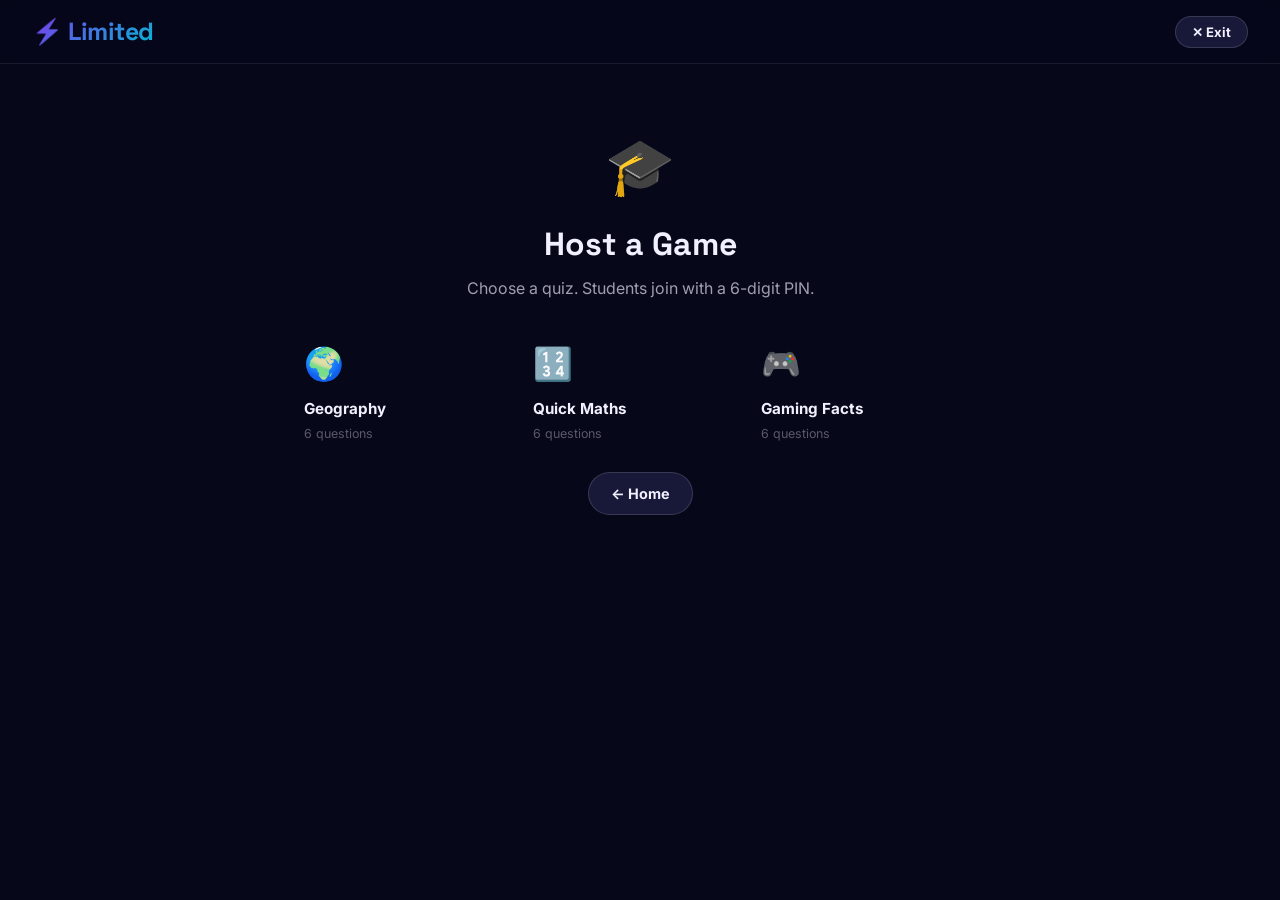
<file: host.html>
<!DOCTYPE html>
<html lang="en">
<head>
  <meta charset="UTF-8"/>
  <meta name="viewport" content="width=device-width,initial-scale=1.0"/>
  <title>Limited – Host</title>
  <link rel="stylesheet" href="style.css"/>
  <style>
    body { background:var(--bg); }

    /* ── LOBBY ── */
    .lobby-wrap {
      min-height:100vh; display:flex; flex-direction:column;
      align-items:center; justify-content:center;
      padding:50px 24px; text-align:center;
      background:
        radial-gradient(ellipse at 20% 30%, rgba(124,58,237,.2) 0%, transparent 55%),
        radial-gradient(ellipse at 80% 70%, rgba(6,182,212,.15) 0%, transparent 55%);
    }

    .quiz-badge {
      display:inline-flex; align-items:center; gap:8px;
      background:var(--surface); border:1px solid var(--border2);
      border-radius:50px; padding:8px 18px;
      font-size:.82rem; font-weight:600; color:var(--text2);
      margin-bottom:20px;
    }

    .pin-card {
      background:#fff;
      border-radius:20px;
      padding:24px 56px;
      margin:20px 0;
      box-shadow:0 0 0 1px rgba(124,58,237,.4), 0 0 80px rgba(124,58,237,.35);
      animation:glow 3s infinite;
    }
    .pin-label { font-size:.75rem; font-weight:800; letter-spacing:3px; text-transform:uppercase; color:#555; margin-bottom:4px; }
    .pin-num   { font-family:'Space Grotesk',sans-serif; font-size:5rem; font-weight:800; letter-spacing:10px; color:#07071a; line-height:1; }

    .join-url-row { display:flex; align-items:center; gap:8px; max-width:520px; margin:0 auto; }
    .join-url-box { background:var(--surface); border:1px solid var(--border); border-radius:10px; padding:10px 16px; font-size:.82rem; color:var(--text3); flex:1; word-break:break-all; text-align:left; }

    /* OPTIONS */
    .lobby-options { display:flex; flex-direction:column; gap:8px; max-width:400px; margin:20px auto 0; }

    /* PLAYERS */
    .players-wrap { max-width:720px; margin:20px auto; }
    .players-grid {
      display:flex; flex-wrap:wrap; gap:8px;
      justify-content:center; min-height:52px;
      padding:4px;
    }
    .player-chip {
      background:var(--surface2);
      border:1px solid var(--border2);
      border-radius:50px;
      padding:7px 10px 7px 14px;
      font-weight:600;
      font-size:.88rem;
      animation:popIn .35s cubic-bezier(.34,1.56,.64,1);
      display:flex; align-items:center; gap:8px;
    }
    .kick-btn {
      background:rgba(255,255,255,.08);
      border:none; color:var(--text3);
      border-radius:50%; width:22px; height:22px;
      cursor:pointer; font-size:.7rem;
      display:flex; align-items:center; justify-content:center;
      transition:background .15s, color .15s;
    }
    .kick-btn:hover { background:rgba(239,68,68,.3); color:var(--red2); }

    .waiting-dots {
      color:var(--text3); font-size:.88rem;
      display:flex; align-items:center; gap:4px; justify-content:center;
    }
    .dot { width:6px; height:6px; border-radius:50%; background:var(--text3); animation:dotPulse 1.4s infinite; }
    .dot:nth-child(2){ animation-delay:.2s; }
    .dot:nth-child(3){ animation-delay:.4s; }
    @keyframes dotPulse { 0%,80%,100%{transform:scale(0);opacity:.3} 40%{transform:scale(1);opacity:1} }

    /* ── QUESTION SCREEN ── */
    .q-screen {
      min-height:100vh; display:flex; flex-direction:column;
      background:var(--bg);
    }
    .q-top-bar {
      background:var(--surface);
      border-bottom:1px solid var(--border);
      padding:14px 28px;
      display:flex; align-items:center; gap:16px; flex-wrap:wrap;
    }
    .q-progress-wrap { flex:1; max-width:300px; }
    .q-prog-label { font-size:.72rem; color:var(--text3); margin-bottom:5px; font-weight:600; letter-spacing:.8px; text-transform:uppercase; }

    .q-main { flex:1; display:flex; flex-direction:column; padding:24px 28px; max-width:1000px; margin:0 auto; width:100%; }

    .big-timer {
      font-family:'Space Grotesk',sans-serif;
      font-size:5.5rem; font-weight:800;
      text-align:center; line-height:1;
      transition:color .3s;
      text-shadow:0 0 40px currentColor;
    }
    .big-timer.urgent { color:var(--red2); animation:pulse .6s infinite; }

    .question-bubble {
      background:var(--surface);
      border:1px solid var(--border2);
      border-radius:var(--radius-xl);
      padding:36px 32px;
      text-align:center;
      font-family:'Space Grotesk',sans-serif;
      font-size:clamp(1.2rem,3vw,1.9rem);
      font-weight:700;
      min-height:110px;
      display:flex; align-items:center; justify-content:center;
      margin-bottom:22px;
      box-shadow:var(--shadow);
      animation:slideIn .3s ease;
      line-height:1.4;
    }

    .host-ans-grid {
      display:grid; grid-template-columns:1fr 1fr; gap:14px; margin-bottom:22px;
    }
    .host-ans-tile {
      border-radius:var(--radius);
      padding:20px 18px;
      font-size:1rem; font-weight:700;
      display:flex; align-items:center; gap:12px;
      color:#fff;
      box-shadow:var(--shadow-sm);
      transition:transform .15s;
    }
    .host-ans-tile:hover { transform:scale(1.01); }
    .host-ans-tile.ans-0 { background:linear-gradient(135deg,#ef4444,#b91c1c); }
    .host-ans-tile.ans-1 { background:linear-gradient(135deg,#3b82f6,#1d4ed8); }
    .host-ans-tile.ans-2 { background:linear-gradient(135deg,#f59e0b,#b45309); }
    .host-ans-tile.ans-3 { background:linear-gradient(135deg,#10b981,#047857); }
    .tile-shape { width:36px; height:36px; background:rgba(0,0,0,.2); border-radius:8px; display:flex; align-items:center; justify-content:center; font-size:1.1rem; flex-shrink:0; }
    .tile-text  { flex:1; }

    .answered-pill {
      background:var(--surface2); border:1px solid var(--border);
      border-radius:50px; padding:10px 20px;
      display:flex; align-items:center; gap:10px;
    }
    .answered-pill .ac { font-family:'Space Grotesk',sans-serif; font-size:1.5rem; font-weight:800; color:var(--cyan2); }

    /* ── REVEAL SCREEN ── */
    .reveal-bars {
      display:flex; gap:10px; margin:16px 0; flex-wrap:wrap;
    }
    .reveal-bar-item {
      flex:1; min-width:120px;
      border-radius:var(--radius-sm);
      padding:16px 12px;
      text-align:center;
      font-weight:700;
      transition:transform .3s;
    }
    .reveal-bar-item.correct-ans {
      border:3px solid rgba(255,255,255,.8);
      box-shadow:0 0 30px rgba(255,255,255,.2);
      transform:scale(1.04);
    }
    .reveal-bar-item .rcount { font-family:'Space Grotesk',sans-serif; font-size:2rem; font-weight:800; }
    .reveal-bar-item .rlabel { font-size:.8rem; margin-top:4px; opacity:.85; }
    .reveal-bar-item .rcheck { font-size:1.2rem; margin-top:6px; }

    /* ── ANIMATED LEADERBOARD ── */
    .lb-section { max-width:560px; margin:0 auto; }
    .lb-section h3 { font-family:'Space Grotesk',sans-serif; font-size:1.1rem; font-weight:700; margin-bottom:14px; text-align:center; }

    .lb-animated { position:relative; min-height:280px; }
    .lb-entry {
      position:absolute; left:0; right:0;
      display:flex; align-items:center; gap:12px;
      padding:11px 16px;
      border-radius:10px;
      background:var(--surface2);
      border:1px solid var(--border);
      transition:top .55s cubic-bezier(.34,1.2,.64,1), opacity .3s;
      will-change:top;
    }
    .lb-entry.me   { border-color:rgba(124,58,237,.5); background:rgba(124,58,237,.12); }
    .lb-entry.gold { border-color:rgba(251,191,36,.4); }
    .lb-rank  { font-size:1rem; width:26px; text-align:center; font-weight:800; flex-shrink:0; }
    .lb-av    { font-size:1.2rem; flex-shrink:0; }
    .lb-name  { flex:1; font-size:.9rem; font-weight:600; min-width:0; overflow:hidden; text-overflow:ellipsis; white-space:nowrap; }
    .lb-score { font-weight:800; color:var(--yellow2); font-size:.9rem; }
    .lb-delta {
      font-size:.72rem; font-weight:800; min-width:26px; text-align:right; flex-shrink:0;
    }
    .lb-delta.up   { color:var(--green2); }
    .lb-delta.down { color:var(--red2); }
    .lb-delta.same { color:var(--text3); }

    /* ── PODIUM SCREEN ── */
    .podium-screen {
      min-height:100vh;
      display:flex; flex-direction:column;
      align-items:center; justify-content:center;
      padding:50px 24px; text-align:center;
      background:
        radial-gradient(ellipse at 50% 20%, rgba(124,58,237,.3) 0%, transparent 60%),
        radial-gradient(ellipse at 20% 80%, rgba(6,182,212,.2) 0%, transparent 55%),
        radial-gradient(ellipse at 80% 80%, rgba(236,72,153,.15) 0%, transparent 50%);
    }
    .podium-title {
      font-family:'Space Grotesk',sans-serif;
      font-size:clamp(2rem,6vw,4rem);
      font-weight:800;
      background:linear-gradient(135deg,#fcd34d,#f97316,#ec4899);
      -webkit-background-clip:text;
      -webkit-text-fill-color:transparent;
      margin-bottom:6px;
      animation:popIn .5s cubic-bezier(.34,1.56,.64,1);
    }

    .full-lb-wrap { max-width:480px; margin:0 auto 30px; width:100%; }
    .full-lb-row {
      display:flex; align-items:center; gap:12px;
      padding:11px 16px; border-radius:10px;
      background:var(--surface2); border:1px solid var(--border);
      margin-bottom:6px;
      animation:fadeInUp .4s ease both;
    }
    .full-lb-row.top1 { border-color:rgba(251,191,36,.5); background:rgba(251,191,36,.08); }
  </style>
</head>
<body>
<div class="topbar">
  <div class="logo">⚡ Limited</div>
  <div class="topbar-right">
    <button class="btn btn-secondary btn-sm" onclick="safeExit()">✕ Exit</button>
  </div>
</div>

<div id="root"></div>

<script src="app.js"></script>
<script>
const SHAPES     = ['▲','◆','●','■'];
const ANS_COLORS = ['#ef4444','#3b82f6','#f59e0b','#10b981'];
const CONFETTI_COLORS = ['#f59e0b','#ec4899','#7c3aed','#06b6d4','#10b981','#ef4444','#fcd34d','#fff'];

const params  = new URLSearchParams(location.search);
let pin       = params.get('pin')  || null;
let quizId    = params.get('quiz') || null;
let quiz      = null;
let questions = [];
let qIndex    = 0;
let phase     = 'lobby';
let timerVal  = 20;
let timerInt  = null;
let pollInt   = null;
let answerCounts  = [0,0,0,0];
let randomNamesOn = false;
let prevRanks     = {};  // playerId → rank (for delta animation)

const root = document.getElementById('root');

// ══════════════════════════════════════════════════════════════
seedIfEmpty();
if (!pin) showQuizPicker();
else {
  quiz = getQuiz(quizId);
  if (!quiz) showQuizPicker(); else { initSession(); showLobby(); }
}

// ══════════════════════════════════════════════════════════════
// QUIZ PICKER
// ══════════════════════════════════════════════════════════════
function showQuizPicker() {
  const quizzes = getQuizzes();
  root.innerHTML = `
    <div style="max-width:720px;margin:0 auto;padding:60px 24px">
      <div style="text-align:center;margin-bottom:40px">
        <div style="font-size:3.5rem;margin-bottom:12px">🎓</div>
        <h1 style="font-family:'Space Grotesk',sans-serif;font-size:2rem;font-weight:800;margin-bottom:8px">Host a Game</h1>
        <p style="color:var(--text2)">Choose a quiz. Students join with a 6-digit PIN.</p>
      </div>
      <div style="display:grid;grid-template-columns:repeat(auto-fill,minmax(200px,1fr));gap:14px">
        ${quizzes.map(q=>`
          <div class="mode-card" style="--c:var(--purple)" onclick="pickQuiz('${q.id}')">
            <div style="font-size:2rem;margin-bottom:10px">${q.emoji||'📚'}</div>
            <div style="font-weight:700;font-size:.95rem;margin-bottom:4px">${q.title}</div>
            <div style="color:var(--text3);font-size:.78rem">${q.questions.length} questions</div>
          </div>
        `).join('')}
      </div>
      ${!quizzes.length?`<div style="text-align:center;padding:50px 0;color:var(--text3)">No quizzes yet. <a href="editor.html" style="color:var(--purple2)">Create one first!</a></div>`:''}
      <div style="text-align:center;margin-top:28px">
        <a href="index.html" class="btn btn-secondary">← Home</a>
      </div>
    </div>
  `;
}

function pickQuiz(id) {
  quiz   = getQuiz(id); quizId = id;
  if (!quiz.questions.length) { alert('This quiz has no questions!'); return; }
  pin = String(Math.floor(100000 + Math.random()*900000));
  const url = new URL(location.href);
  url.searchParams.set('pin',  pin);
  url.searchParams.set('quiz', quizId);
  history.replaceState({},  '', url);
  initSession(); showLobby();
}

// ══════════════════════════════════════════════════════════════
// SESSION
// ══════════════════════════════════════════════════════════════
function sessionKey()     { return 'limited_session_'+pin; }
function getSession()     { try{return JSON.parse(localStorage.getItem(sessionKey()))||null;}catch{return null;} }
function setSession(d)    { localStorage.setItem(sessionKey(), JSON.stringify(d)); }
function updateSession(p) { setSession({...getSession()||{},...p}); }
function getPlayers()     { const s=getSession(); return s?Object.values(s.players):[]; }

function initSession() {
  questions = shuffle([...quiz.questions]);
  setSession({
    pin, quizId,
    quizTitle:   quiz.title,
    quizEmoji:   quiz.emoji||'📚',
    phase:       'lobby',
    qIndex:      0,
    questions,
    players:     {},
    currentQ:    null,
    timeLimit:   0,
    startedAt:   null,
    revealAt:    null,
    randomNames: false,
    kickedIds:   [],
    answerCounts:[0,0,0,0]
  });
}

// ══════════════════════════════════════════════════════════════
// LOBBY
// ══════════════════════════════════════════════════════════════
function showLobby() {
  phase = 'lobby';
  updateSession({phase:'lobby'});
  clearInterval(timerInt);

  const joinUrl = location.origin + location.pathname.replace('host.html','join.html')+'?pin='+pin;

  root.innerHTML = `
    <div class="lobby-wrap">
      <div class="quiz-badge">${quiz.emoji||'📚'} ${quiz.title} &nbsp;·&nbsp; ${quiz.questions.length} questions</div>

      <div class="pin-card">
        <div class="pin-label">Game PIN</div>
        <div class="pin-num">${pin}</div>
      </div>

      <p style="color:var(--text3);font-size:.82rem;margin-bottom:10px">Share this link with students:</p>
      <div class="join-url-row">
        <div class="join-url-box">${joinUrl}</div>
        <button class="btn btn-secondary btn-sm" onclick="copyLink('${joinUrl}')">📋 Copy</button>
      </div>

      <div class="lobby-options mt-4">
        <div class="toggle-row" onclick="toggleRandomNames()">
          <div class="toggle-label">
            <strong>� Random Names</strong>
            <span>Students get a slot machine to pick a fun name</span>
          </div>
          <div class="toggle" id="rnToggle"></div>
        </div>
      </div>

      <div class="players-wrap mt-4">
        <div style="font-size:.82rem;font-weight:600;color:var(--text3);text-transform:uppercase;letter-spacing:1px;margin-bottom:10px">
          Players — <span id="playerCount">0</span> joined
          <span style="font-size:.72rem;margin-left:6px;opacity:.6">(✕ to remove)</span>
        </div>
        <div class="players-grid" id="playerGrid">
          <div class="waiting-dots">
            <div class="dot"></div><div class="dot"></div><div class="dot"></div>
            <span style="margin-left:8px">Waiting for players</span>
          </div>
        </div>
      </div>

      <button class="btn btn-primary btn-xl mt-6" id="startBtn" onclick="startGame()" disabled>
        ▶ Start Game
      </button>
      <p class="text-muted mt-2" style="font-size:.78rem">Need at least 1 player</p>
    </div>
  `;

  pollPlayers();
}

function toggleRandomNames() {
  randomNamesOn = !randomNamesOn;
  updateSession({randomNames:randomNamesOn});
  const t=$('rnToggle'); if(t) t.className='toggle'+(randomNamesOn?' on':'');
}
function kickPlayer(id) {
  const s=getSession(); if(!s) return;
  if(!s.kickedIds) s.kickedIds=[];
  s.kickedIds.push(id);
  delete s.players[id];
  setSession(s);
}
function copyLink(url) {
  navigator.clipboard.writeText(url).then(()=>{
    const btn=document.querySelector('.join-url-row .btn');
    if(btn){btn.textContent='✅ Copied!'; setTimeout(()=>btn.textContent='📋 Copy',2000);}
  }).catch(()=>prompt('Copy this link:',url));
}

function pollPlayers() {
  clearInterval(pollInt);
  pollInt = setInterval(()=>{
    const players=getPlayers();
    const grid=$('playerGrid'), count=$('playerCount'), startBtn=$('startBtn');
    if(!grid){clearInterval(pollInt);return;}
    count.textContent=players.length;
    if(!players.length){
      grid.innerHTML=`<div class="waiting-dots"><div class="dot"></div><div class="dot"></div><div class="dot"></div><span style="margin-left:8px">Waiting for players</span></div>`;
    } else {
      grid.innerHTML=players.map(p=>`
        <div class="player-chip">
          ${p.avatar} ${p.name}
          <button class="kick-btn" title="Remove" onclick="kickPlayer('${p.id}')">✕</button>
        </div>
      `).join('');
    }
    if(startBtn) startBtn.disabled=!players.length;
  },700);
}

// ══════════════════════════════════════════════════════════════
// GAME
// ══════════════════════════════════════════════════════════════
function startGame() { clearInterval(pollInt); qIndex=0; prevRanks={}; showQuestion(); }

function showQuestion() {
  if(qIndex>=questions.length){showPodium();return;}
  phase='question';
  const q=questions[qIndex];
  timerVal=q.timeLimit||20;
  answerCounts=[0,0,0,0];
  updateSession({phase:'question',qIndex,currentQ:q,timeLimit:timerVal,startedAt:Date.now(),revealAt:null,answerCounts:[0,0,0,0]});

  root.innerHTML=`
    <div class="q-screen">
      <div class="q-top-bar">
        <div>
          <span class="badge badge-purple">Q${qIndex+1} / ${questions.length}</span>
        </div>
        <div class="q-progress-wrap">
          <div class="q-prog-label">Progress</div>
          <div class="progress-wrap">
            <div class="progress-bar" style="width:${(qIndex/questions.length)*100}%"></div>
          </div>
        </div>
        <div class="answered-pill">
          <div class="ac" id="answeredCount">0</div>
          <div style="color:var(--text3);font-size:.82rem">/ ${getPlayers().length} answered</div>
        </div>
        <button class="btn btn-secondary btn-sm" onclick="skipToReveal()">⏭ Skip</button>
      </div>

      <div class="q-main">
        <div class="big-timer" id="bigTimer">${timerVal}</div>
        <div class="question-bubble">${q.question}</div>
        <div class="host-ans-grid">
          ${q.answers.map((a,i)=>`
            <div class="host-ans-tile ans-${i}">
              <div class="tile-shape">${SHAPES[i]}</div>
              <div class="tile-text">${a}</div>
            </div>
          `).join('')}
        </div>
      </div>
    </div>
  `;

  startHostTimer(q);
  pollAnswers();
}

function startHostTimer(q) {
  clearInterval(timerInt);
  timerInt=setInterval(()=>{
    timerVal--;
    const t=$('bigTimer');
    if(t){t.textContent=timerVal; if(timerVal<=5)t.classList.add('urgent');}
    if(timerVal<=0){clearInterval(timerInt);revealAnswers();}
  },1000);
}

function pollAnswers() {
  clearInterval(pollInt);
  pollInt=setInterval(()=>{
    const s=getSession(); if(!s) return;
    answerCounts=s.answerCounts||[0,0,0,0];
    const total=answerCounts.reduce((a,b)=>a+b,0);
    const el=$('answeredCount'); if(el) el.textContent=total;
    const players=getPlayers();
    if(players.length>0 && total>=players.length){clearInterval(pollInt);clearInterval(timerInt);revealAnswers();}
  },500);
}

function skipToReveal(){clearInterval(timerInt);clearInterval(pollInt);revealAnswers();}

// ══════════════════════════════════════════════════════════════
// REVEAL + ANIMATED LEADERBOARD
// ══════════════════════════════════════════════════════════════
function revealAnswers() {
  phase='reveal';
  const s=getSession(); answerCounts=(s&&s.answerCounts)||[0,0,0,0];
  const q=questions[qIndex];
  updateSession({phase:'reveal',revealAt:Date.now()});
  clearInterval(timerInt); clearInterval(pollInt);

  // compute new rankings and deltas
  const players=getPlayers().sort((a,b)=>b.score-a.score);
  const newRanks={};
  players.forEach((p,i)=>newRanks[p.id]=i);
  const deltas={};
  players.forEach(p=>{
    const prev=prevRanks[p.id];
    deltas[p.id]= prev===undefined ? 'new' : prev>newRanks[p.id] ? 'up' : prev<newRanks[p.id] ? 'down' : 'same';
  });

  root.innerHTML=`
    <div class="q-screen">
      <div class="q-top-bar">
        <span class="badge badge-green">✅ Q${qIndex+1} Results</span>
        <span style="color:var(--text2);font-size:.88rem">${quiz.emoji} ${quiz.title}</span>
      </div>
      <div class="q-main">
        <div class="question-bubble" style="font-size:clamp(1rem,2.5vw,1.4rem)">${q.question}</div>

        <div class="reveal-bars">
          ${q.answers.map((a,i)=>`
            <div class="reveal-bar-item ans-${i} ${i===q.correct?'correct-ans':''}" style="background:${ANS_COLORS[i]}">
              <div class="rcount">${answerCounts[i]||0}</div>
              <div class="rlabel">${a}</div>
              ${i===q.correct?'<div class="rcheck">✅</div>':''}
            </div>
          `).join('')}
        </div>

        <div class="lb-section mt-4">
          <h3>🏆 Top 5</h3>
          <div class="lb-animated" id="lbAnimated" style="height:${Math.min(players.length,5)*58}px">
            ${buildAnimatedLB(players.slice(0,5), deltas)}
          </div>
        </div>

        <div style="text-align:center;margin-top:28px">
          ${qIndex+1<questions.length
            ? `<button class="btn btn-primary btn-lg" onclick="nextQuestion()">Next Question ➜</button>`
            : `<button class="btn btn-primary btn-lg" onclick="showPodium()">🏆 Final Results</button>`
          }
        </div>
      </div>
    </div>
  `;

  // animate entries sliding into position
  setTimeout(animateLBEntries, 80);

  // save prevRanks for next round
  prevRanks={...newRanks};
}

function buildAnimatedLB(players, deltas) {
  return players.map((p,i)=>{
    const d=deltas[p.id]||'same';
    const deltaIcon = d==='up' ? '▲' : d==='down' ? '▼' : d==='new' ? '★' : '–';
    const rankEmoji = i===0?'🥇':i===1?'🥈':i===2?'🥉':i+1;
    return `
      <div class="lb-entry ${i===0?'gold':''}" id="lbe_${p.id}" style="top:${i*58}px;opacity:1">
        <div class="lb-rank">${rankEmoji}</div>
        <div class="lb-av">${p.avatar}</div>
        <div class="lb-name">${p.name}</div>
        <div class="lb-score">${fmtNum(p.score)}</div>
        <div class="lb-delta ${d}">${deltaIcon}</div>
      </div>
    `;
  }).join('');
}

function animateLBEntries() {
  const entries=document.querySelectorAll('.lb-entry');
  entries.forEach((el,i)=>{
    // slight stagger pop-in
    el.style.opacity='0';
    el.style.transform='translateX(-12px)';
    setTimeout(()=>{
      el.style.transition='opacity .3s, transform .4s cubic-bezier(.34,1.56,.64,1), top .55s cubic-bezier(.34,1.2,.64,1)';
      el.style.opacity='1';
      el.style.transform='none';
    }, i*80);
  });
}

function nextQuestion(){qIndex++;showQuestion();}

// ══════════════════════════════════════════════════════════════
// PODIUM
// ══════════════════════════════════════════════════════════════
function showPodium() {
  phase='podium';
  updateSession({phase:'podium'});
  clearInterval(timerInt); clearInterval(pollInt);

  const players=getPlayers().sort((a,b)=>b.score-a.score);
  const top3=players.slice(0,3);
  const podiumOrder=[top3[1],top3[0],top3[2]].filter(Boolean);
  const standClass=[2,1,3];
  const standH=[88,120,66];

  root.innerHTML=`
    <div class="confetti-wrap" id="confettiWrap"></div>
    <div class="podium-screen">
      <div class="podium-title">🏆 Final Results!</div>
      <p style="color:var(--text2);font-size:1rem;margin-top:4px">${quiz.emoji} ${quiz.title}</p>

      <div class="podium-row" style="margin:50px 0 36px">
        ${podiumOrder.map((p,i)=>{
          const rank=standClass[i];
          return p?`
            <div class="podium-block">
              <div class="podium-av p${rank}">${p.avatar}</div>
              <div style="font-weight:700;font-size:.9rem;max-width:100px;overflow:hidden;text-overflow:ellipsis;white-space:nowrap">${p.name}</div>
              <div style="font-size:.78rem;color:var(--yellow2);font-weight:700">${fmtNum(p.score)} pts</div>
              <div class="podium-stand stand-${rank}" style="height:${standH[i]}px">
                ${rank===1?'🥇':rank===2?'🥈':'🥉'}
              </div>
            </div>
          `:''
        }).join('')}
      </div>

      ${players.length>0?`
        <div class="full-lb-wrap">
          <div style="font-size:.78rem;font-weight:700;color:var(--text3);text-transform:uppercase;letter-spacing:1px;margin-bottom:10px;text-align:center">Full Leaderboard</div>
          ${players.map((p,i)=>`
            <div class="full-lb-row ${i===0?'top1':''}" style="animation-delay:${i*.06}s">
              <div style="width:24px;text-align:center;font-weight:800">${['🥇','🥈','🥉'][i]||i+1}</div>
              <div style="font-size:1.2rem">${p.avatar}</div>
              <div style="flex:1;font-weight:600;font-size:.9rem">${p.name}</div>
              <div style="font-weight:800;color:var(--yellow2)">${fmtNum(p.score)}</div>
            </div>
          `).join('')}
        </div>
      `:''}

      <div style="display:flex;gap:12px;flex-wrap:wrap;justify-content:center">
        <button class="btn btn-primary btn-lg" onclick="playAgain()">↺ Play Again</button>
        <a href="index.html" class="btn btn-secondary btn-lg">🏠 Home</a>
      </div>
    </div>
  `;

  launchConfetti();
  setTimeout(launchConfetti, 3000);
}

function playAgain(){clearInterval(timerInt);clearInterval(pollInt);initSession();showLobby();}

function safeExit(){
  clearInterval(timerInt);clearInterval(pollInt);
  if(phase!=='lobby'&&!confirm('Exit the game? Progress will be lost.')) return;
  window.location.href='index.html';
}

// ══════════════════════════════════════════════════════════════
// CONFETTI
// ══════════════════════════════════════════════════════════════
function launchConfetti(){
  const wrap=document.querySelector('.confetti-wrap'); if(!wrap) return;
  for(let i=0;i<150;i++){
    const p=document.createElement('div');
    p.className='confetti-piece';
    p.style.left=Math.random()*100+'vw';
    p.style.top='-20px';
    p.style.background=CONFETTI_COLORS[Math.floor(Math.random()*CONFETTI_COLORS.length)];
    const size=6+Math.random()*10;
    p.style.width=size+'px'; p.style.height=size+'px';
    p.style.animationDuration=(2.5+Math.random()*3)+'s';
    p.style.animationDelay=Math.random()*1.5+'s';
    p.style.borderRadius=Math.random()>.4?'50%':'3px';
    p.style.transform=`rotate(${Math.random()*360}deg)`;
    wrap.appendChild(p);
  }
}
</script>
</body>
</html>
</file>
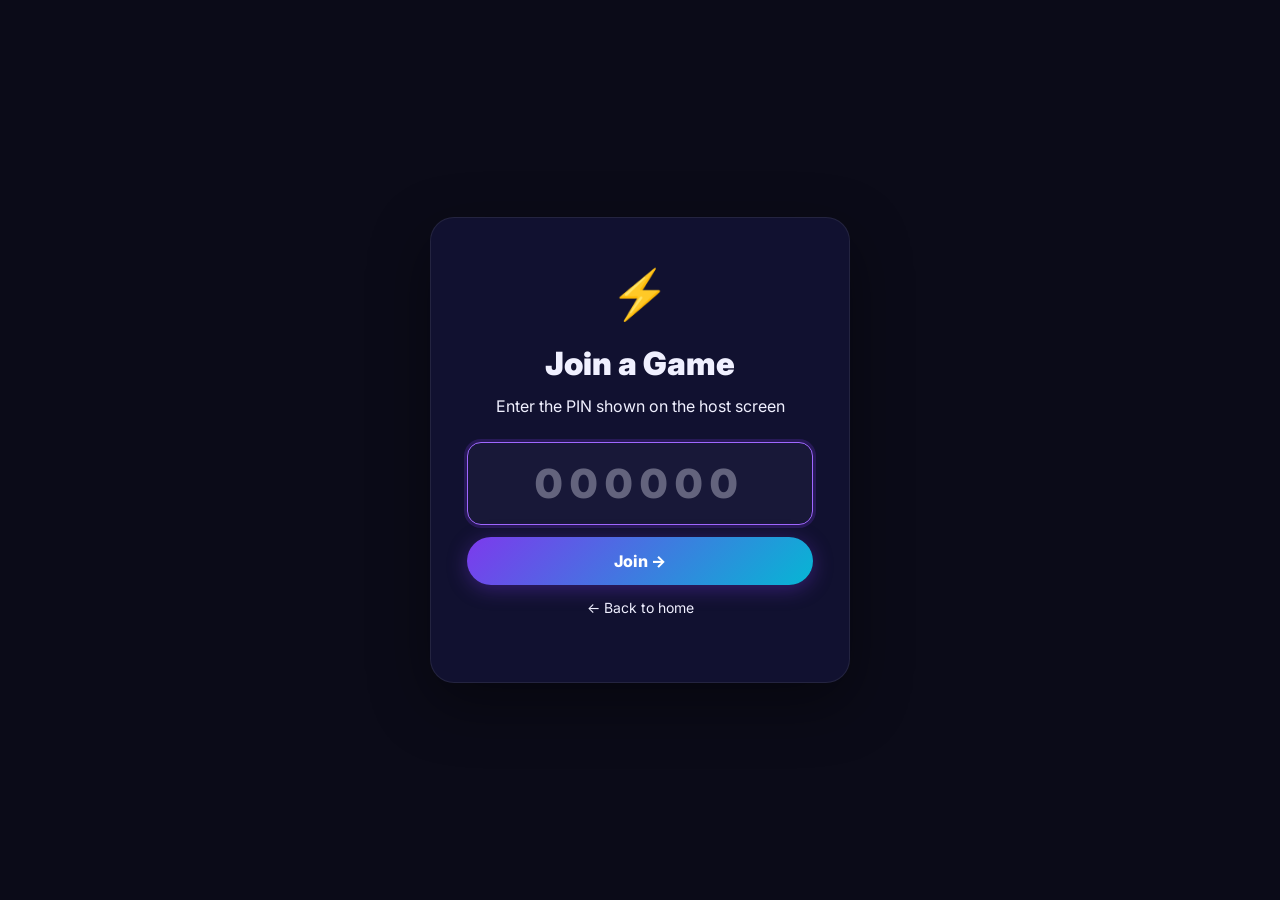
<file: join.html>
<!DOCTYPE html>
<html lang="en">
<head>
  <meta charset="UTF-8"/>
  <meta name="viewport" content="width=device-width,initial-scale=1.0"/>
  <title>Limited – Join Game</title>
  <link rel="stylesheet" href="style.css"/>
  <style>
    body { background:#0b0b18; }

    .center-screen {
      min-height:100vh;
      display:flex;
      flex-direction:column;
      align-items:center;
      justify-content:center;
      padding:30px 20px;
      text-align:center;
    }

    /* PIN ENTRY */
    .pin-entry-box {
      background:var(--surface);
      border:1px solid var(--border);
      border-radius:24px;
      padding:40px 36px;
      width:100%;
      max-width:420px;
      box-shadow:0 20px 60px rgba(0,0,0,.4);
    }
    .pin-entry-box h1 { font-size:2rem; font-weight:900; margin-bottom:6px; }
    .pin-entry-box p  { color:var(--muted); margin-bottom:24px; }
    .big-input {
      font-size:2.5rem !important;
      font-weight:900 !important;
      text-align:center !important;
      letter-spacing:8px;
      padding:16px !important;
      border-radius:14px !important;
    }
    .name-input { font-size:1.2rem !important; text-align:center !important; padding:14px !important; }

    /* AVATAR PICKER */
    .avatar-grid {
      display:flex;
      flex-wrap:wrap;
      gap:8px;
      justify-content:center;
      margin:12px 0;
    }
    .av-opt {
      font-size:1.8rem;
      cursor:pointer;
      width:48px; height:48px;
      border-radius:12px;
      display:flex; align-items:center; justify-content:center;
      background:var(--surface2);
      border:2px solid transparent;
      transition:border-color .15s, transform .15s;
    }
    .av-opt:hover    { transform:scale(1.1); }
    .av-opt.selected { border-color:var(--accent); background:rgba(109,40,217,.2); }

    /* ── SLOT MACHINE ── */
    .slot-wrap {
      background:var(--surface);
      border:1px solid var(--border);
      border-radius:24px;
      padding:36px 32px;
      width:100%;
      max-width:460px;
      box-shadow:0 20px 60px rgba(0,0,0,.4);
    }
    .slot-title { font-size:1.5rem; font-weight:900; margin-bottom:4px; }
    .slot-sub   { color:var(--muted); font-size:.88rem; margin-bottom:24px; }

    .slot-machine {
      background:#0a0a18;
      border:2px solid var(--accent);
      border-radius:16px;
      padding:20px 10px;
      margin-bottom:20px;
      overflow:hidden;
      position:relative;
      height:72px;
      display:flex;
      align-items:center;
      justify-content:center;
    }
    .slot-machine::before,
    .slot-machine::after {
      content:'';
      position:absolute;
      left:0; right:0;
      height:24px;
      z-index:2;
      pointer-events:none;
    }
    .slot-machine::before { top:0;    background:linear-gradient(to bottom, #0a0a18, transparent); }
    .slot-machine::after  { bottom:0; background:linear-gradient(to top,    #0a0a18, transparent); }

    .slot-reel {
      font-size:1.5rem;
      font-weight:900;
      text-align:center;
      letter-spacing:.5px;
      transition:transform .08s linear;
      line-height:1;
      color:#fff;
    }
    .slot-reel.spinning { color:rgba(255,255,255,.6); }

    .name-choices {
      display:grid;
      grid-template-columns:1fr 1fr;
      gap:8px;
      margin-bottom:20px;
    }
    .name-choice {
      background:var(--surface2);
      border:2px solid var(--border);
      border-radius:12px;
      padding:10px 14px;
      cursor:pointer;
      font-weight:800;
      font-size:.92rem;
      transition:border-color .15s, background .15s, transform .1s;
      text-align:left;
      display:flex;
      align-items:center;
      gap:8px;
    }
    .name-choice:hover  { border-color:var(--accent); background:rgba(109,40,217,.15); transform:scale(1.02); }
    .name-choice.picked { border-color:var(--accent); background:rgba(109,40,217,.25); }
    .name-choice .nc-av { font-size:1.2rem; }

    /* WAITING */
    .waiting-screen { max-width:500px; width:100%; }
    .big-pin {
      font-size:4rem;
      font-weight:900;
      letter-spacing:8px;
      background:linear-gradient(135deg,#a78bfa,#38bdf8);
      -webkit-background-clip:text;
      -webkit-text-fill-color:transparent;
      margin:16px 0;
    }
    .pulse-ring {
      width:80px; height:80px;
      border-radius:50%;
      border:4px solid var(--accent);
      animation:ripple 1.5s infinite;
      margin:20px auto;
    }
    @keyframes ripple { 0%{transform:scale(.9);opacity:1} 100%{transform:scale(1.5);opacity:0} }

    /* KICKED */
    .kicked-box {
      background:rgba(239,68,68,.1);
      border:2px solid var(--red);
      border-radius:20px;
      padding:40px 32px;
      max-width:400px;
      text-align:center;
    }

    /* QUESTION */
    .student-q { width:100%; max-width:680px; }
    .student-q-top {
      display:flex; align-items:center; justify-content:space-between;
      margin-bottom:20px; flex-wrap:wrap; gap:10px;
    }
    .student-timer {
      font-size:3rem; font-weight:900; line-height:1; min-width:60px; text-align:center; transition:color .3s;
    }
    .student-timer.urgent { color:var(--red); animation:pulse .5s infinite; }
    @keyframes pulse { 0%,100%{transform:scale(1)} 50%{transform:scale(1.1)} }

    .student-q-text {
      background:var(--surface); border:1px solid var(--border); border-radius:18px;
      padding:28px 24px; font-size:clamp(1.1rem,3.5vw,1.5rem); font-weight:800;
      text-align:center; margin-bottom:22px; min-height:90px;
      display:flex; align-items:center; justify-content:center;
    }
    .student-ans-grid { display:grid; grid-template-columns:1fr 1fr; gap:12px; }
    .student-ans-btn {
      padding:22px 16px; border-radius:16px; border:none;
      font-family:'Nunito',sans-serif; font-size:1.05rem; font-weight:900;
      cursor:pointer; color:#fff; display:flex; align-items:center; gap:10px;
      transition:transform .12s, box-shadow .12s, opacity .12s; text-align:left;
    }
    .student-ans-btn:hover  { transform:scale(1.03); box-shadow:0 6px 25px rgba(0,0,0,.3); }
    .student-ans-btn:active { transform:scale(.97); }
    .student-ans-btn.ans-0  { background:linear-gradient(135deg,#ef4444,#dc2626); }
    .student-ans-btn.ans-1  { background:linear-gradient(135deg,#3b82f6,#2563eb); }
    .student-ans-btn.ans-2  { background:linear-gradient(135deg,#f59e0b,#d97706); }
    .student-ans-btn.ans-3  { background:linear-gradient(135deg,#22c55e,#16a34a); }
    .student-ans-btn.picked       { opacity:.5; pointer-events:none; }
    .student-ans-btn.correct-pick { border:3px solid #fff; box-shadow:0 0 20px rgba(255,255,255,.4); opacity:1; }
    .student-ans-btn.wrong-pick   { opacity:.3; pointer-events:none; }
    .shape-icon { font-size:1.4rem; flex-shrink:0; }

    /* FEEDBACK */
    .feedback-big {
      font-size:clamp(2rem,8vw,4rem); font-weight:900; margin-bottom:12px;
      animation:popIn .4s cubic-bezier(.34,1.56,.64,1);
    }
    @keyframes popIn { from{transform:scale(.5);opacity:0} to{transform:scale(1);opacity:1} }
    .feedback-pts {
      font-size:1.5rem; font-weight:900; color:var(--yellow);
      animation:popIn .4s .15s cubic-bezier(.34,1.56,.64,1) backwards;
    }

    /* PODIUM */
    .confetti-wrap { position:fixed; inset:0; pointer-events:none; z-index:5; overflow:hidden; }
    .confetti-piece {
      position:absolute; width:10px; height:10px; border-radius:2px;
      animation:confettiFall linear forwards;
    }
    @keyframes confettiFall {
      0%  { transform:translateY(-20px) rotate(0deg); opacity:1; }
      100%{ transform:translateY(110vh) rotate(720deg); opacity:0; }
    }
    .podium-row { display:flex; align-items:flex-end; justify-content:center; gap:12px; margin:30px 0 20px; }
    .podium-block { display:flex; flex-direction:column; align-items:center; gap:6px; animation:riseUp .8s cubic-bezier(.34,1.56,.64,1) forwards; opacity:0; }
    .podium-block:nth-child(1){ animation-delay:.2s; }
    .podium-block:nth-child(2){ animation-delay:0s; }
    .podium-block:nth-child(3){ animation-delay:.4s; }
    @keyframes riseUp { from{transform:translateY(60px);opacity:0} to{transform:none;opacity:1} }
    .podium-avatar { font-size:2rem; width:60px; height:60px; border-radius:50%; background:var(--surface2); display:flex; align-items:center; justify-content:center; border:3px solid transparent; }
    .podium-stand  { border-radius:12px 12px 0 0; display:flex; align-items:center; justify-content:center; font-size:1.6rem; width:90px; }
    .stand-1 { background:linear-gradient(135deg,#fbbf24,#f59e0b); height:100px; border:3px solid #fcd34d; }
    .stand-2 { background:linear-gradient(135deg,#94a3b8,#64748b); height:75px;  border:3px solid #cbd5e1; }
    .stand-3 { background:linear-gradient(135deg,#c2855a,#92523a); height:58px;  border:3px solid #d4a574; }
    .avatar-1 { border-color:#fbbf24; }
    .avatar-2 { border-color:#94a3b8; }
    .avatar-3 { border-color:#c2855a; }

    @media(max-width:480px){
      .student-ans-grid { grid-template-columns:1fr; }
      .name-choices { grid-template-columns:1fr; }
    }
  </style>
</head>
<body>
<div id="root"></div>

<script src="app.js"></script>
<script>
// ═══════════════════════════════════════════════════════════════
// STATE
// ═══════════════════════════════════════════════════════════════
const AVATARS = ['🦊','🐺','🐸','🦁','🐯','🐻','🦋','🐙','🦄','🐲','🤖','👾','🎃','🦅','🐳'];
const SHAPES  = ['▲','◆','●','■'];
const CONFETTI_COLORS = ['#f59e0b','#ec4899','#6d28d9','#0ea5e9','#22c55e','#ef4444','#fcd34d'];

// Random name word banks
const ADJECTIVES = ['Cosmic','Shadow','Golden','Turbo','Neon','Frozen','Blazing','Silent','Wild','Mega','Ultra','Hyper','Speedy','Mighty','Clever','Slick','Epic','Storm','Iron','Swift'];
const NOUNS      = ['Tiger','Panda','Dragon','Ninja','Comet','Rocket','Phoenix','Wizard','Shark','Eagle','Wolf','Fox','Cobra','Viper','Falcon','Panther','Rhino','Titan','Ghost','Blaze'];

const params   = new URLSearchParams(location.search);
let pin        = params.get('pin') || '';
let playerId   = 'p_' + Date.now() + '_' + Math.random().toString(36).slice(2);
let playerName = '';
let avatar     = AVATARS[0];
let myScore    = 0;
let myStreak   = 0;
let lastQIndex = -1;
let answered   = false;
let pollInt    = null;
let timerInt   = null;
let timerVal   = 20;
let slotChoices= [];
let chosenIdx  = -1;
let kickCheckInt = null;

const root = document.getElementById('root');

// ═══════════════════════════════════════════════════════════════
// INIT
// ═══════════════════════════════════════════════════════════════
if (pin) {
  const s = getSessionByPin(pin);
  if (s && s.randomNames) showSlotMachine();
  else showNameEntry();
} else {
  showPinEntry();
}

// ═══════════════════════════════════════════════════════════════
// PIN ENTRY
// ═══════════════════════════════════════════════════════════════
function showPinEntry() {
  root.innerHTML = `
    <div class="center-screen">
      <div class="pin-entry-box">
        <div style="font-size:3rem;margin-bottom:10px">⚡</div>
        <h1>Join a Game</h1>
        <p>Enter the PIN shown on the host screen</p>
        <input class="big-input" type="text" id="pinInput" inputmode="numeric" maxlength="6" placeholder="000000" autofocus/>
        <button class="btn btn-primary w-full mt-3 btn-lg" onclick="submitPin()">Join →</button>
        <p class="text-muted mt-3"><a href="index.html" style="color:var(--accent2)">← Back to home</a></p>
      </div>
    </div>
  `;
  $('pinInput').addEventListener('keydown', e => { if(e.key==='Enter') submitPin(); });
}

function submitPin() {
  const val = $('pinInput').value.trim();
  if (val.length !== 6) { alert('PIN must be 6 digits!'); return; }
  const session = getSessionByPin(val);
  if (!session) { alert('No game found with that PIN. Ask your teacher to start the lobby!'); return; }
  if (session.phase === 'podium') { alert('That game has already ended!'); return; }
  pin = val;
  const url = new URL(location.href);
  url.searchParams.set('pin', pin);
  history.replaceState({}, '', url);
  if (session.randomNames) showSlotMachine();
  else showNameEntry();
}

// ═══════════════════════════════════════════════════════════════
// SLOT MACHINE — random name picker
// ═══════════════════════════════════════════════════════════════
function generateChoices() {
  const used = new Set(Object.values(getSessionByPin(pin)?.players||{}).map(p=>p.name));
  const choices = [];
  let tries = 0;
  while (choices.length < 10 && tries < 200) {
    tries++;
    const adj  = ADJECTIVES[Math.floor(Math.random()*ADJECTIVES.length)];
    const noun = NOUNS[Math.floor(Math.random()*NOUNS.length)];
    const av   = AVATARS[Math.floor(Math.random()*AVATARS.length)];
    const name = adj + noun;
    if (!used.has(name) && !choices.find(c=>c.name===name)) {
      choices.push({ name, avatar: av });
    }
  }
  return choices;
}

function showSlotMachine() {
  slotChoices = generateChoices();
  chosenIdx   = -1;

  root.innerHTML = `
    <div class="center-screen">
      <div class="slot-wrap">
        <div class="slot-title">🎰 Pick Your Name!</div>
        <div class="slot-sub">The slot machine picked 10 names for you. Choose one!</div>

        <!-- SLOT DISPLAY -->
        <div class="slot-machine" id="slotMachine">
          <div class="slot-reel" id="slotReel">???</div>
        </div>
        <button class="btn btn-secondary w-full mb-4" id="spinBtn" onclick="spinSlot()">🎲 Spin Again</button>

        <!-- 10 CHOICES -->
        <div class="name-choices" id="nameChoices">
          ${slotChoices.map((c,i)=>`
            <div class="name-choice" id="choice_${i}" onclick="selectChoice(${i})">
              <span class="nc-av">${c.avatar}</span>
              <span>${c.name}</span>
            </div>
          `).join('')}
        </div>

        <button class="btn btn-primary w-full btn-lg" id="confirmBtn" onclick="confirmChoice()" disabled>
          ✅ Use This Name
        </button>
      </div>
    </div>
  `;

  // Auto-spin on load
  spinSlot();
}

function spinSlot() {
  const reel    = $('slotReel');
  const spinBtn = $('spinBtn');
  if (!reel) return;
  spinBtn.disabled = true;
  reel.classList.add('spinning');

  let ticks    = 0;
  const total  = 28 + Math.floor(Math.random()*12); // how many ticks
  const allNames = slotChoices.map(c=>c.name);

  const spinInt = setInterval(()=>{
    ticks++;
    // pick random name to flash
    const name = allNames[Math.floor(Math.random()*allNames.length)];
    reel.textContent = name;

    // slow down near end
    if (ticks >= total) {
      clearInterval(spinInt);
      // land on a random choice and highlight it
      const landIdx = Math.floor(Math.random()*slotChoices.length);
      reel.textContent = slotChoices[landIdx].name;
      reel.classList.remove('spinning');
      highlightChoice(landIdx);
      spinBtn.disabled = false;
    }
  }, ticks < total * 0.6 ? 60 : 120);

  // variable speed: restart with proper timing
  let delay = 60;
  clearInterval(spinInt);

  let tick2 = 0;
  function frame() {
    tick2++;
    const name = allNames[Math.floor(Math.random()*allNames.length)];
    if (reel) reel.textContent = name;

    // ease out — get slower over time
    const progress = tick2 / total;
    delay = 60 + Math.floor(progress * progress * 320);

    if (tick2 >= total) {
      const landIdx = Math.floor(Math.random()*slotChoices.length);
      if (reel) {
        reel.textContent = slotChoices[landIdx].name;
        reel.classList.remove('spinning');
      }
      highlightChoice(landIdx);
      if (spinBtn) spinBtn.disabled = false;
    } else {
      setTimeout(frame, delay);
    }
  }
  setTimeout(frame, delay);
}

function highlightChoice(idx) {
  document.querySelectorAll('.name-choice').forEach((el,i) => {
    el.classList.toggle('picked', i===idx);
  });
  chosenIdx = idx;
  const btn = $('confirmBtn');
  if (btn) btn.disabled = false;
}

function selectChoice(idx) {
  highlightChoice(idx);
  const reel = $('slotReel');
  if (reel) reel.textContent = slotChoices[idx].name;
}

function confirmChoice() {
  if (chosenIdx < 0) return;
  playerName = slotChoices[chosenIdx].name;
  avatar     = slotChoices[chosenIdx].avatar;
  const session = getSessionByPin(pin);
  if (!session) { alert('Game not found!'); return; }
  const taken = Object.values(session.players||{}).find(p=>p.name===playerName);
  if (taken) { alert('That name just got taken! Spin again.'); slotChoices=generateChoices(); showSlotMachine(); return; }
  registerPlayer();
  showWaiting();
}

// ═══════════════════════════════════════════════════════════════
// MANUAL NAME ENTRY
// ═══════════════════════════════════════════════════════════════
function showNameEntry() {
  root.innerHTML = `
    <div class="center-screen">
      <div class="pin-entry-box">
        <div style="font-size:3rem;margin-bottom:10px">👤</div>
        <h1>What's your name?</h1>
        <p>Pick an avatar and enter your nickname</p>
        <div class="avatar-grid" id="avatarGrid">
          ${AVATARS.map((a,i)=>`<div class="av-opt ${i===0?'selected':''}" onclick="selectAvatar(${i},'${a}')">${a}</div>`).join('')}
        </div>
        <input class="name-input" type="text" id="nameInput" maxlength="20" placeholder="Your nickname..." autofocus/>
        <button class="btn btn-primary w-full mt-3 btn-lg" onclick="joinGame()">Enter Game →</button>
      </div>
    </div>
  `;
  $('nameInput').addEventListener('keydown', e => { if(e.key==='Enter') joinGame(); });
}

function selectAvatar(i, a) {
  avatar = a;
  document.querySelectorAll('.av-opt').forEach((el,j) => el.classList.toggle('selected', j===i));
}

function joinGame() {
  const name = $('nameInput').value.trim();
  if (!name) { alert('Enter a nickname!'); return; }
  const session = getSessionByPin(pin);
  if (!session) { alert('Game not found! Check the PIN.'); return; }
  const taken = Object.values(session.players||{}).find(p => p.name.toLowerCase()===name.toLowerCase());
  if (taken) { alert('That name is taken! Choose a different one.'); return; }
  playerName = name;
  registerPlayer();
  showWaiting();
}

// ═══════════════════════════════════════════════════════════════
// SESSION HELPERS
// ═══════════════════════════════════════════════════════════════
function sessionKey(p)     { return 'limited_session_' + (p||pin); }
function getSessionByPin(p){ try { return JSON.parse(localStorage.getItem(sessionKey(p)))||null; } catch{return null;} }
function getMySession()    { return getSessionByPin(pin); }
function updateSession(patch) {
  const s = getMySession() || {};
  localStorage.setItem(sessionKey(), JSON.stringify({...s,...patch}));
}
function registerPlayer() {
  const s = getMySession();
  if (!s) return;
  s.players[playerId] = { id:playerId, name:playerName, avatar, score:myScore, streak:myStreak, answeredQ:-1 };
  localStorage.setItem(sessionKey(), JSON.stringify(s));
}
function updateMyScore() {
  const s = getMySession();
  if (!s || !s.players[playerId]) return;
  s.players[playerId].score  = myScore;
  s.players[playerId].streak = myStreak;
  localStorage.setItem(sessionKey(), JSON.stringify(s));
}
function recordAnswer(qId, ansIdx) {
  const s = getMySession();
  if (!s || !s.players[playerId]) return;
  s.players[playerId].answeredQ = s.qIndex;
  if (!s.answerCounts) s.answerCounts = [0,0,0,0];
  s.answerCounts[ansIdx] = (s.answerCounts[ansIdx]||0)+1;
  localStorage.setItem(sessionKey(), JSON.stringify(s));
}
function amIKicked() {
  const s = getMySession();
  if (!s) return false;
  if (s.kickedIds && s.kickedIds.includes(playerId)) return true;
  if (s.players && !s.players[playerId]) return true;
  return false;
}

// ═══════════════════════════════════════════════════════════════
// WAITING LOBBY
// ═══════════════════════════════════════════════════════════════
function showWaiting() {
  const s = getMySession();
  root.innerHTML = `
    <div class="center-screen">
      <div class="waiting-screen">
        <div style="font-size:2.5rem;margin-bottom:8px">${avatar}</div>
        <div style="font-size:1.3rem;font-weight:900">${playerName}</div>
        <div class="big-pin">${pin}</div>
        <div class="pulse-ring"></div>
        <p style="color:var(--muted);font-size:1rem">You're in! Waiting for the host to start...</p>
        <p style="margin-top:12px;font-size:1.4rem;font-weight:800">${s?.quizEmoji||'📚'} ${s?.quizTitle||'Quiz'}</p>
      </div>
    </div>
  `;
  startPolling();
  startKickCheck();
}

// ═══════════════════════════════════════════════════════════════
// KICK CHECK
// ═══════════════════════════════════════════════════════════════
function startKickCheck() {
  clearInterval(kickCheckInt);
  kickCheckInt = setInterval(()=>{
    if (amIKicked()) {
      clearInterval(kickCheckInt);
      clearInterval(pollInt);
      clearInterval(timerInt);
      showKicked();
    }
  }, 800);
}

function showKicked() {
  root.innerHTML = `
    <div class="center-screen">
      <div class="kicked-box">
        <div style="font-size:4rem;margin-bottom:12px">🚫</div>
        <h2 style="font-size:1.6rem;font-weight:900;color:var(--red);margin-bottom:8px">You were removed</h2>
        <p style="color:var(--muted);margin-bottom:24px">The host removed you from this game.</p>
        <a href="index.html" class="btn btn-secondary w-full">🏠 Go Home</a>
      </div>
    </div>
  `;
}

// ═══════════════════════════════════════════════════════════════
// POLLING LOOP
// ═══════════════════════════════════════════════════════════════
function startPolling() {
  clearInterval(pollInt);
  pollInt = setInterval(tick, 500);
}

function tick() {
  if (amIKicked()) { clearInterval(pollInt); clearInterval(timerInt); showKicked(); return; }
  const s = getMySession();
  if (!s) return;

  if (s.phase === 'question') {
    if (s.qIndex !== lastQIndex) {
      lastQIndex = s.qIndex;
      answered   = false;
      clearInterval(timerInt);
      showQuestion(s);
    }
  } else if (s.phase === 'reveal') {
    if (answered || lastQIndex === s.qIndex) {
      const el = document.querySelector('.waiting-next');
      if (!el) showWaitingNext();
    }
  } else if (s.phase === 'podium') {
    clearInterval(pollInt);
    clearInterval(kickCheckInt);
    showPodium(s);
  }
}

// ═══════════════════════════════════════════════════════════════
// QUESTION
// ═══════════════════════════════════════════════════════════════
function showQuestion(s) {
  clearInterval(pollInt);
  const q  = s.currentQ;
  timerVal = s.timeLimit || 20;

  root.innerHTML = `
    <div class="center-screen" style="justify-content:flex-start;padding-top:30px">
      <div class="student-q">
        <div class="student-q-top">
          <span class="badge badge-purple">Q${s.qIndex+1}</span>
          <div class="student-timer" id="sTimer">${timerVal}</div>
          <div style="font-weight:800;font-size:.9rem;color:var(--muted)">💰 ${fmtNum(myScore)}</div>
        </div>
        <div class="student-q-text">${q.question}</div>
        <div class="student-ans-grid" id="ansGrid">
          ${q.answers.map((a,i)=>`
            <button class="student-ans-btn ans-${i}" onclick="pickAnswer(${i})">
              <span class="shape-icon">${SHAPES[i]}</span>${a}
            </button>
          `).join('')}
        </div>
      </div>
    </div>
  `;

  startStudentTimer(q);
  startKickCheck();
}

function startStudentTimer(q) {
  clearInterval(timerInt);
  timerInt = setInterval(()=>{
    timerVal--;
    const t = $('sTimer');
    if (t) { t.textContent = timerVal; if(timerVal<=5) t.classList.add('urgent'); }
    if (timerVal<=0) { clearInterval(timerInt); if (!answered) timeUp(q); }
  },1000);
}

function pickAnswer(idx) {
  if (answered) return;
  answered = true;
  clearInterval(timerInt);

  const s  = getMySession();
  const q  = s.currentQ;
  const ok = idx === q.correct;
  const timeBonus = Math.floor(timerVal / (q.timeLimit||20) * 50);

  document.querySelectorAll('.student-ans-btn').forEach((b,i)=>{
    if (i===idx && ok)  b.classList.add('correct-pick');
    else if (i===idx)   b.classList.add('wrong-pick');
    else if (i!==q.correct) b.classList.add('picked');
  });

  if (ok) {
    myStreak++;
    const pts = 100 + timeBonus + (myStreak>2?(myStreak-2)*20:0);
    myScore += pts;
    updateMyScore();
    recordAnswer(q.id, idx);
    showFeedback(true, pts);
  } else {
    myStreak = 0;
    updateMyScore();
    recordAnswer(q.id, idx);
    showFeedback(false, 0);
  }
}

function timeUp(q) {
  answered = true;
  myStreak = 0;
  updateMyScore();
  showFeedback(false, 0, true);
}

function showFeedback(ok, pts, timeout=false) {
  const msg = timeout ? '⏱ Too slow!' : ok ? '✅ Correct!' : '❌ Wrong!';
  const sub = ok
    ? `+${pts} points${myStreak>2?' 🔥 x'+myStreak+' streak!':''}`
    : timeout ? 'Time ran out' : 'Better luck next time!';

  const grid = $('ansGrid');
  if (grid) {
    const fb = document.createElement('div');
    fb.style.cssText = 'text-align:center;padding:16px 0';
    fb.innerHTML = `
      <div class="feedback-big">${msg}</div>
      <div class="feedback-pts">${sub}</div>
      <div style="margin-top:8px;color:var(--muted);font-size:.85rem">Total: ${fmtNum(myScore)} pts</div>
    `;
    grid.parentNode.insertBefore(fb, grid);
    grid.style.opacity = '.4';
    grid.style.pointerEvents = 'none';
  }
  startPolling();
}

function showWaitingNext() {
  const existing = document.querySelector('.waiting-next');
  if (existing) return;
  const d = document.createElement('div');
  d.className = 'waiting-next';
  d.style.cssText = 'text-align:center;padding:20px;color:var(--muted)';
  d.innerHTML = '⏳ Waiting for next question...';
  document.querySelector('.student-q')?.appendChild(d);
}

// ═══════════════════════════════════════════════════════════════
// PODIUM
// ═══════════════════════════════════════════════════════════════
function showPodium(s) {
  clearInterval(kickCheckInt);
  const players   = Object.values(s.players).sort((a,b)=>b.score-a.score);
  const myRank    = players.findIndex(p=>p.id===playerId)+1;
  const top3      = players.slice(0,3);
  const podiumOrder = [top3[1],top3[0],top3[2]].filter(Boolean);
  const standClass  = [2,1,3];
  const standH      = [75,100,58];

  spawnConfetti();

  root.innerHTML = `
    <div class="confetti-wrap" id="confettiWrap"></div>
    <div class="center-screen">
      <div style="max-width:500px;width:100%">
        <div style="font-size:clamp(1.8rem,6vw,3rem);font-weight:900;background:linear-gradient(135deg,#fcd34d,#f97316,#ec4899);-webkit-background-clip:text;-webkit-text-fill-color:transparent;margin-bottom:6px">🏆 Game Over!</div>
        <p style="color:var(--muted)">${s.quizEmoji} ${s.quizTitle}</p>

        <div style="background:var(--surface);border:1px solid var(--border);border-radius:16px;padding:20px;margin:20px 0">
          <div style="font-size:.8rem;color:var(--muted);text-transform:uppercase;letter-spacing:1px;margin-bottom:6px">Your Result</div>
          <div style="font-size:2.5rem;font-weight:900;color:var(--yellow)">${fmtNum(myScore)} pts</div>
          <div style="font-size:1rem;font-weight:800;margin-top:4px">Rank #${myRank || '?'} of ${players.length}</div>
        </div>

        <div class="podium-row">
          ${podiumOrder.map((p,i)=> p ? `
            <div class="podium-block">
              <div class="podium-avatar avatar-${standClass[i]}">${p.avatar}</div>
              <div style="font-size:.85rem;font-weight:900;max-width:80px;overflow:hidden;text-overflow:ellipsis;white-space:nowrap">${p.name}${p.id===playerId?' (you)':''}</div>
              <div style="font-size:.75rem;color:var(--muted)">${fmtNum(p.score)}</div>
              <div class="podium-stand stand-${standClass[i]}" style="height:${standH[i]}px">${['🥈','🥇','🥉'][i]}</div>
            </div>
          ` : '').join('')}
        </div>

        <a href="index.html" class="btn btn-primary btn-lg w-full">🏠 Home</a>
        <button class="btn btn-secondary btn-lg w-full mt-2" onclick="rejoinSame()">↺ Play Again</button>
      </div>
    </div>
  `;
  renderConfetti();
}

function rejoinSame() {
  myScore=0; myStreak=0; lastQIndex=-1; answered=false;
  playerId = 'p_'+Date.now()+'_'+Math.random().toString(36).slice(2);
  const s = getSessionByPin(pin);
  if (s && s.randomNames) showSlotMachine();
  else showNameEntry();
}

// ═══════════════════════════════════════════════════════════════
// CONFETTI
// ═══════════════════════════════════════════════════════════════
function spawnConfetti() {
  const wrap = document.querySelector('.confetti-wrap') || $('confettiWrap');
  if (!wrap) return;
  for (let i=0;i<100;i++){
    const p = document.createElement('div');
    p.className = 'confetti-piece';
    p.style.left = Math.random()*100+'vw';
    p.style.top  = '-20px';
    p.style.background = CONFETTI_COLORS[Math.floor(Math.random()*CONFETTI_COLORS.length)];
    p.style.width  = (6+Math.random()*10)+'px';
    p.style.height = (6+Math.random()*10)+'px';
    p.style.animationDuration = (2+Math.random()*3)+'s';
    p.style.animationDelay   = Math.random()*2+'s';
    p.style.borderRadius = Math.random()>.5?'50%':'2px';
    wrap.appendChild(p);
  }
}
function renderConfetti(){
  setTimeout(()=>{ const w=document.querySelector('.confetti-wrap'); if(w) spawnConfetti(); },2500);
}
</script>
</body>
</html>
</file>
<file: style.css>
@import url('https://fonts.googleapis.com/css2?family=Inter:wght@400;500;600;700;800;900&family=Space+Grotesk:wght@500;600;700;800&display=swap');

/* ── DESIGN TOKENS ────────────────────────────────────────────────────── */
:root {
  --bg:       #07071a;
  --bg2:      #0c0c22;
  --surface:  #111130;
  --surface2: #181838;
  --surface3: #1e1e44;
  --border:   rgba(255,255,255,.08);
  --border2:  rgba(255,255,255,.14);

  --purple:   #7c3aed;
  --purple2:  #9f67ff;
  --cyan:     #06b6d4;
  --cyan2:    #22d3ee;
  --green:    #10b981;
  --green2:   #34d399;
  --red:      #ef4444;
  --red2:     #f87171;
  --yellow:   #f59e0b;
  --yellow2:  #fbbf24;
  --pink:     #ec4899;
  --orange:   #f97316;

  --text:     #f0f0ff;
  --text2:    rgba(240,240,255,.65);
  --text3:    rgba(240,240,255,.35);

  --grad-primary: linear-gradient(135deg, #7c3aed, #06b6d4);
  --grad-gold:    linear-gradient(135deg, #f59e0b, #f97316);
  --grad-hero:    linear-gradient(135deg, #7c3aed 0%, #4f46e5 40%, #06b6d4 100%);

  --radius-sm: 8px;
  --radius:    14px;
  --radius-lg: 20px;
  --radius-xl: 28px;

  --shadow-sm: 0 2px 8px rgba(0,0,0,.3);
  --shadow:    0 8px 32px rgba(0,0,0,.4);
  --shadow-lg: 0 20px 60px rgba(0,0,0,.5);
  --shadow-glow: 0 0 40px rgba(124,58,237,.35);
}

/* ── RESET ──────────────────────────────────────────────────────────────── */
*, *::before, *::after { margin:0; padding:0; box-sizing:border-box; }
html { scroll-behavior:smooth; font-size:16px; }
body {
  background: var(--bg);
  color: var(--text);
  font-family: 'Inter', sans-serif;
  min-height: 100vh;
  line-height: 1.5;
  -webkit-font-smoothing: antialiased;
}
a { color: inherit; text-decoration: none; }

/* ── TOPBAR ──────────────────────────────────────────────────────────────── */
.topbar {
  background: rgba(7,7,26,.88);
  backdrop-filter: blur(20px) saturate(1.8);
  -webkit-backdrop-filter: blur(20px) saturate(1.8);
  border-bottom: 1px solid var(--border);
  padding: 0 32px;
  height: 64px;
  display: flex;
  align-items: center;
  justify-content: space-between;
  position: sticky;
  top: 0;
  z-index: 200;
}

.logo {
  font-family: 'Space Grotesk', sans-serif;
  font-size: 1.55rem;
  font-weight: 800;
  letter-spacing: -0.5px;
  background: var(--grad-primary);
  -webkit-background-clip: text;
  -webkit-text-fill-color: transparent;
  display: flex;
  align-items: center;
  gap: 8px;
}

.topbar-right { display:flex; gap:10px; align-items:center; }

/* ── BUTTONS ──────────────────────────────────────────────────────────────── */
.btn {
  display: inline-flex;
  align-items: center;
  justify-content: center;
  gap: 7px;
  padding: 10px 22px;
  border: none;
  border-radius: 50px;
  font-family: 'Inter', sans-serif;
  font-weight: 700;
  font-size: 0.9rem;
  cursor: pointer;
  transition: all .2s cubic-bezier(.34,1.56,.64,1);
  white-space: nowrap;
  position: relative;
  overflow: hidden;
}
.btn::after {
  content:'';
  position:absolute;
  inset:0;
  background: rgba(255,255,255,0);
  transition: background .15s;
}
.btn:hover::after  { background: rgba(255,255,255,.07); }
.btn:active        { transform: scale(.96) !important; }
.btn:hover         { transform: translateY(-2px); box-shadow: var(--shadow); }
.btn:disabled      { opacity:.35; cursor:not-allowed; transform:none !important; box-shadow:none !important; }

.btn-primary {
  background: var(--grad-primary);
  color: #fff;
  box-shadow: 0 4px 20px rgba(124,58,237,.35);
}
.btn-primary:hover { box-shadow: 0 6px 30px rgba(124,58,237,.55); }

.btn-secondary {
  background: var(--surface2);
  color: var(--text);
  border: 1px solid var(--border2);
}
.btn-danger  { background: var(--red);    color:#fff; box-shadow: 0 4px 16px rgba(239,68,68,.3); }
.btn-success { background: var(--green);  color:#fff; box-shadow: 0 4px 16px rgba(16,185,129,.3); }
.btn-yellow  { background: var(--grad-gold); color:#000; font-weight:800; box-shadow: 0 4px 16px rgba(245,158,11,.35); }

.btn-sm  { padding: 7px 16px; font-size:.82rem; }
.btn-lg  { padding: 14px 32px; font-size:1rem; font-weight:800; }
.btn-xl  { padding: 18px 44px; font-size:1.1rem; font-weight:800; }
.btn-icon{ padding:9px; border-radius:10px; }

/* ── INPUTS ──────────────────────────────────────────────────────────────── */
input, textarea, select {
  background: var(--surface2);
  border: 1px solid var(--border2);
  border-radius: var(--radius-sm);
  color: var(--text);
  font-family: 'Inter', sans-serif;
  font-size: 0.9rem;
  padding: 11px 14px;
  width: 100%;
  outline: none;
  transition: border-color .2s, box-shadow .2s;
}
input:focus, textarea:focus, select:focus {
  border-color: var(--purple2);
  box-shadow: 0 0 0 3px rgba(124,58,237,.2);
}
input::placeholder { color: var(--text3); }
label {
  font-size: .75rem;
  font-weight: 700;
  color: var(--text3);
  margin-bottom: 6px;
  display: block;
  text-transform: uppercase;
  letter-spacing: 1.2px;
}
textarea { resize: vertical; min-height: 80px; }
select option { background: var(--surface2); }

/* ── CARDS ──────────────────────────────────────────────────────────────── */
.card {
  background: var(--surface);
  border: 1px solid var(--border);
  border-radius: var(--radius);
  padding: 24px;
  transition: transform .2s, border-color .2s, box-shadow .2s;
}
.card:hover {
  transform: translateY(-4px);
  border-color: rgba(124,58,237,.5);
  box-shadow: var(--shadow-glow);
}

/* ── BADGES ──────────────────────────────────────────────────────────────── */
.badge {
  display: inline-flex;
  align-items: center;
  gap: 5px;
  padding: 4px 12px;
  border-radius: 50px;
  font-size: .72rem;
  font-weight: 700;
  letter-spacing: .8px;
  text-transform: uppercase;
}
.badge-purple { background:rgba(124,58,237,.2); color:#c4b5fd; border:1px solid rgba(124,58,237,.4); }
.badge-cyan   { background:rgba(6,182,212,.15);  color:#67e8f9; border:1px solid rgba(6,182,212,.35); }
.badge-green  { background:rgba(16,185,129,.15); color:#6ee7b7; border:1px solid rgba(16,185,129,.35); }
.badge-yellow { background:rgba(245,158,11,.15); color:#fde68a; border:1px solid rgba(245,158,11,.35); }
.badge-pink   { background:rgba(236,72,153,.15); color:#fbcfe8; border:1px solid rgba(236,72,153,.35); }
.badge-red    { background:rgba(239,68,68,.15);  color:#fecaca; border:1px solid rgba(239,68,68,.35); }
.badge-orange { background:rgba(249,115,22,.15); color:#fed7aa; border:1px solid rgba(249,115,22,.35); }

/* ── MODAL ──────────────────────────────────────────────────────────────── */
.modal-bg {
  position: fixed; inset: 0;
  background: rgba(0,0,0,.75);
  display: flex; align-items: center; justify-content: center;
  z-index: 1000;
  backdrop-filter: blur(8px);
  animation: fadeIn .2s ease;
}
.modal {
  background: var(--surface);
  border: 1px solid var(--border2);
  border-radius: var(--radius-xl);
  padding: 36px;
  max-width: 520px;
  width: 90%;
  box-shadow: var(--shadow-lg);
  animation: slideUp .25s cubic-bezier(.34,1.56,.64,1);
}
.modal h2 { font-family:'Space Grotesk',sans-serif; font-size: 1.4rem; margin-bottom: 6px; }
.modal .modal-desc { color: var(--text2); font-size: .88rem; margin-bottom: 22px; line-height:1.6; }

@keyframes fadeIn  { from{opacity:0} to{opacity:1} }
@keyframes slideUp { from{transform:translateY(24px) scale(.97);opacity:0} to{transform:none;opacity:1} }

/* ── ANSWER BUTTONS (game) ─────────────────────────────────────────────── */
.ans-grid {
  display: grid;
  grid-template-columns: 1fr 1fr;
  gap: 14px;
}
.ans-btn {
  padding: 20px 16px;
  border-radius: var(--radius);
  border: 2px solid transparent;
  font-family: 'Inter', sans-serif;
  font-size: 1rem;
  font-weight: 700;
  cursor: pointer;
  color: #fff;
  text-align: left;
  display: flex;
  align-items: center;
  gap: 12px;
  transition: transform .15s, box-shadow .15s, opacity .2s, border-color .15s;
  line-height: 1.35;
  position: relative;
  overflow: hidden;
}
.ans-btn::before {
  content:'';
  position:absolute;
  inset:0;
  background:rgba(255,255,255,0);
  transition:background .15s;
}
.ans-btn:hover::before { background:rgba(255,255,255,.1); }
.ans-btn:hover  { transform:scale(1.03); }
.ans-btn:active { transform:scale(.97); }

.ans-btn.ans-0 { background:linear-gradient(135deg,#ef4444 0%,#b91c1c 100%); box-shadow:0 4px 20px rgba(239,68,68,.25); }
.ans-btn.ans-1 { background:linear-gradient(135deg,#3b82f6 0%,#1d4ed8 100%); box-shadow:0 4px 20px rgba(59,130,246,.25); }
.ans-btn.ans-2 { background:linear-gradient(135deg,#f59e0b 0%,#b45309 100%); box-shadow:0 4px 20px rgba(245,158,11,.25); }
.ans-btn.ans-3 { background:linear-gradient(135deg,#10b981 0%,#047857 100%); box-shadow:0 4px 20px rgba(16,185,129,.25); }

.ans-btn.correct  { border-color:#fff; box-shadow:0 0 0 3px rgba(255,255,255,.3), 0 8px 30px rgba(255,255,255,.15) !important; }
.ans-btn.wrong    { opacity:.3; transform:scale(.97); }
.ans-btn.disabled { pointer-events:none; }

.shape-icon {
  width: 32px; height: 32px;
  border-radius: 8px;
  background: rgba(0,0,0,.2);
  display: flex; align-items:center; justify-content:center;
  font-size: 1rem;
  flex-shrink: 0;
}

/* ── PROGRESS BAR ──────────────────────────────────────────────────────── */
.progress-wrap { background: var(--surface3); border-radius:50px; height:6px; overflow:hidden; }
.progress-bar  { height:100%; border-radius:50px; background:var(--grad-primary); transition:width .4s; }

/* ── LEADERBOARD ROWS (animated) ─────────────────────────────────────── */
.lb-list { position:relative; }

.lb-row {
  display: flex;
  align-items: center;
  gap: 12px;
  padding: 12px 16px;
  border-radius: var(--radius-sm);
  background: var(--surface2);
  border: 1px solid var(--border);
  margin-bottom: 6px;
  transition: transform .5s cubic-bezier(.34,1.2,.64,1), background .3s, border-color .3s, box-shadow .3s;
  will-change: transform;
  position: relative;
  overflow: hidden;
}
.lb-row.me     { border-color:rgba(124,58,237,.5); background:rgba(124,58,237,.1); }
.lb-row.rank-up   { border-color:rgba(16,185,129,.5);  }
.lb-row.rank-down { border-color:rgba(239,68,68,.35);  }

.lb-row .rank-change {
  position:absolute;
  right:14px;
  font-size:.75rem;
  font-weight:800;
  animation: popIn .4s cubic-bezier(.34,1.56,.64,1);
}
.rank-change.up   { color:var(--green2); }
.rank-change.down { color:var(--red2); }
.rank-change.same { color:var(--text3); }

.lb-rank  { font-size:1.1rem; width:28px; text-align:center; font-weight:800; flex-shrink:0; }
.lb-av    { font-size:1.3rem; flex-shrink:0; }
.lb-name  { flex:1; font-weight:700; font-size:.93rem; min-width:0; white-space:nowrap; overflow:hidden; text-overflow:ellipsis; }
.lb-score { font-weight:800; color:var(--yellow2); font-size:.95rem; margin-right:28px; }

/* ── TIMER ──────────────────────────────────────────────────────────────── */
.timer-circle {
  position:relative;
  width:72px; height:72px;
  display:inline-flex; align-items:center; justify-content:center;
  flex-shrink:0;
}
.timer-circle svg { position:absolute; top:0; left:0; transform:rotate(-90deg); }
.timer-circle .tnum {
  font-size:1.3rem; font-weight:900;
  font-family:'Space Grotesk',sans-serif;
  position:relative; z-index:1;
  transition:color .3s;
}
.timer-circle.urgent .tnum { color:var(--red2); }

/* ── CONFETTI ───────────────────────────────────────────────────────────── */
.confetti-wrap { position:fixed; inset:0; pointer-events:none; z-index:999; overflow:hidden; }
.confetti-piece {
  position:absolute;
  border-radius:2px;
  animation:cfFall linear forwards;
}
@keyframes cfFall {
  0%   { transform:translateY(-20px) rotate(0deg);   opacity:1; }
  100% { transform:translateY(110vh) rotate(720deg);  opacity:0; }
}

/* ── PODIUM ──────────────────────────────────────────────────────────────── */
.podium-row { display:flex; align-items:flex-end; justify-content:center; gap:14px; }

.podium-block {
  display:flex; flex-direction:column; align-items:center; gap:8px;
  animation:riseUp .9s cubic-bezier(.34,1.56,.64,1) both;
  opacity:0;
}
.podium-block:nth-child(1){ animation-delay:.3s; }
.podium-block:nth-child(2){ animation-delay:.05s; }
.podium-block:nth-child(3){ animation-delay:.55s; }

@keyframes riseUp { from{transform:translateY(80px) scale(.8);opacity:0} to{transform:none;opacity:1} }

.podium-av {
  width:72px; height:72px; border-radius:50%;
  background:var(--surface2);
  display:flex; align-items:center; justify-content:center;
  font-size:2rem;
  border:3px solid transparent;
  box-shadow:var(--shadow);
}
.podium-av.p1 { border-color:#fbbf24; box-shadow:0 0 30px rgba(251,191,36,.4); }
.podium-av.p2 { border-color:#94a3b8; }
.podium-av.p3 { border-color:#c2855a; }

.podium-stand {
  border-radius:12px 12px 0 0;
  display:flex; align-items:center; justify-content:center;
  font-size:1.8rem; font-weight:900; width:100px;
}
.stand-1 { background:linear-gradient(180deg,#fbbf24,#d97706); height:120px; box-shadow:0 0 30px rgba(251,191,36,.3); }
.stand-2 { background:linear-gradient(180deg,#94a3b8,#475569); height:88px; }
.stand-3 { background:linear-gradient(180deg,#c2855a,#7c4a2a); height:66px; }

/* ── ANIMATIONS ──────────────────────────────────────────────────────────── */
@keyframes popIn   { from{transform:scale(.4) rotate(-10deg);opacity:0} to{transform:none;opacity:1} }
@keyframes slideIn { from{transform:translateY(-12px);opacity:0} to{transform:none;opacity:1} }
@keyframes pulse   { 0%,100%{transform:scale(1)} 50%{transform:scale(1.1)} }
@keyframes shimmer {
  0%   { background-position:-200% 0; }
  100% { background-position:200%  0; }
}
@keyframes spin360 { from{transform:rotate(0deg)} to{transform:rotate(360deg)} }
@keyframes fadeInUp { from{transform:translateY(20px);opacity:0} to{transform:none;opacity:1} }
@keyframes glow {
  0%,100%{ box-shadow:0 0 20px rgba(124,58,237,.3); }
  50%    { box-shadow:0 0 50px rgba(124,58,237,.7); }
}

.anim-pop    { animation:popIn .4s cubic-bezier(.34,1.56,.64,1); }
.anim-slide  { animation:slideIn .3s ease; }
.anim-fadein { animation:fadeInUp .4s ease; }

/* ── TOGGLE SWITCH ──────────────────────────────────────────────────────── */
.toggle-row {
  display:flex; align-items:center; gap:14px;
  background:var(--surface2);
  border:1px solid var(--border);
  border-radius:var(--radius-sm);
  padding:14px 18px;
  cursor:pointer;
  transition:border-color .2s;
  user-select:none;
}
.toggle-row:hover { border-color:var(--border2); }

.toggle {
  width:44px; height:24px;
  background:var(--surface3);
  border-radius:50px;
  position:relative;
  transition:background .25s;
  flex-shrink:0;
  border:1px solid var(--border2);
}
.toggle.on { background:var(--purple); border-color:var(--purple2); }
.toggle::after {
  content:'';
  position:absolute;
  top:3px; left:3px;
  width:16px; height:16px;
  background:#fff;
  border-radius:50%;
  transition:left .25s cubic-bezier(.34,1.56,.64,1);
  box-shadow:0 1px 4px rgba(0,0,0,.3);
}
.toggle.on::after { left:23px; }

.toggle-label { flex:1; }
.toggle-label strong { display:block; font-size:.92rem; font-weight:700; }
.toggle-label span   { display:block; font-size:.75rem; color:var(--text3); margin-top:1px; }

/* ── UTILS ──────────────────────────────────────────────────────────────── */
.flex            { display:flex; }
.flex-col        { flex-direction:column; }
.items-center    { align-items:center; }
.justify-center  { justify-content:center; }
.justify-between { justify-content:space-between; }
.gap-2   { gap:8px; }
.gap-3   { gap:12px; }
.gap-4   { gap:16px; }
.gap-6   { gap:24px; }
.mt-2    { margin-top:8px; }
.mt-3    { margin-top:12px; }
.mt-4    { margin-top:16px; }
.mt-6    { margin-top:24px; }
.mt-8    { margin-top:32px; }
.mb-2    { margin-bottom:8px; }
.mb-4    { margin-bottom:16px; }
.text-center  { text-align:center; }
.text-muted   { color:var(--text2); font-size:.875rem; }
.text-xs      { font-size:.75rem; }
.w-full  { width:100%; }
.hidden  { display:none !important; }
.divider { height:1px; background:var(--border); margin:20px 0; }
.grid-2  { display:grid; grid-template-columns:1fr 1fr; gap:14px; }
.grid-auto { display:grid; grid-template-columns:repeat(auto-fill,minmax(240px,1fr)); gap:16px; }

/* ── SCROLLBAR ──────────────────────────────────────────────────────────── */
::-webkit-scrollbar       { width:5px; height:5px; }
::-webkit-scrollbar-track { background:transparent; }
::-webkit-scrollbar-thumb { background:var(--surface3); border-radius:3px; }
::-webkit-scrollbar-thumb:hover { background:var(--border2); }

/* ── GLOW BACKGROUNDS ───────────────────────────────────────────────────── */
.glow-purple { background:radial-gradient(ellipse at 50% 0%, rgba(124,58,237,.25) 0%, transparent 65%); }
.glow-cyan   { background:radial-gradient(ellipse at 50% 0%, rgba(6,182,212,.2) 0%, transparent 65%); }
</file>
